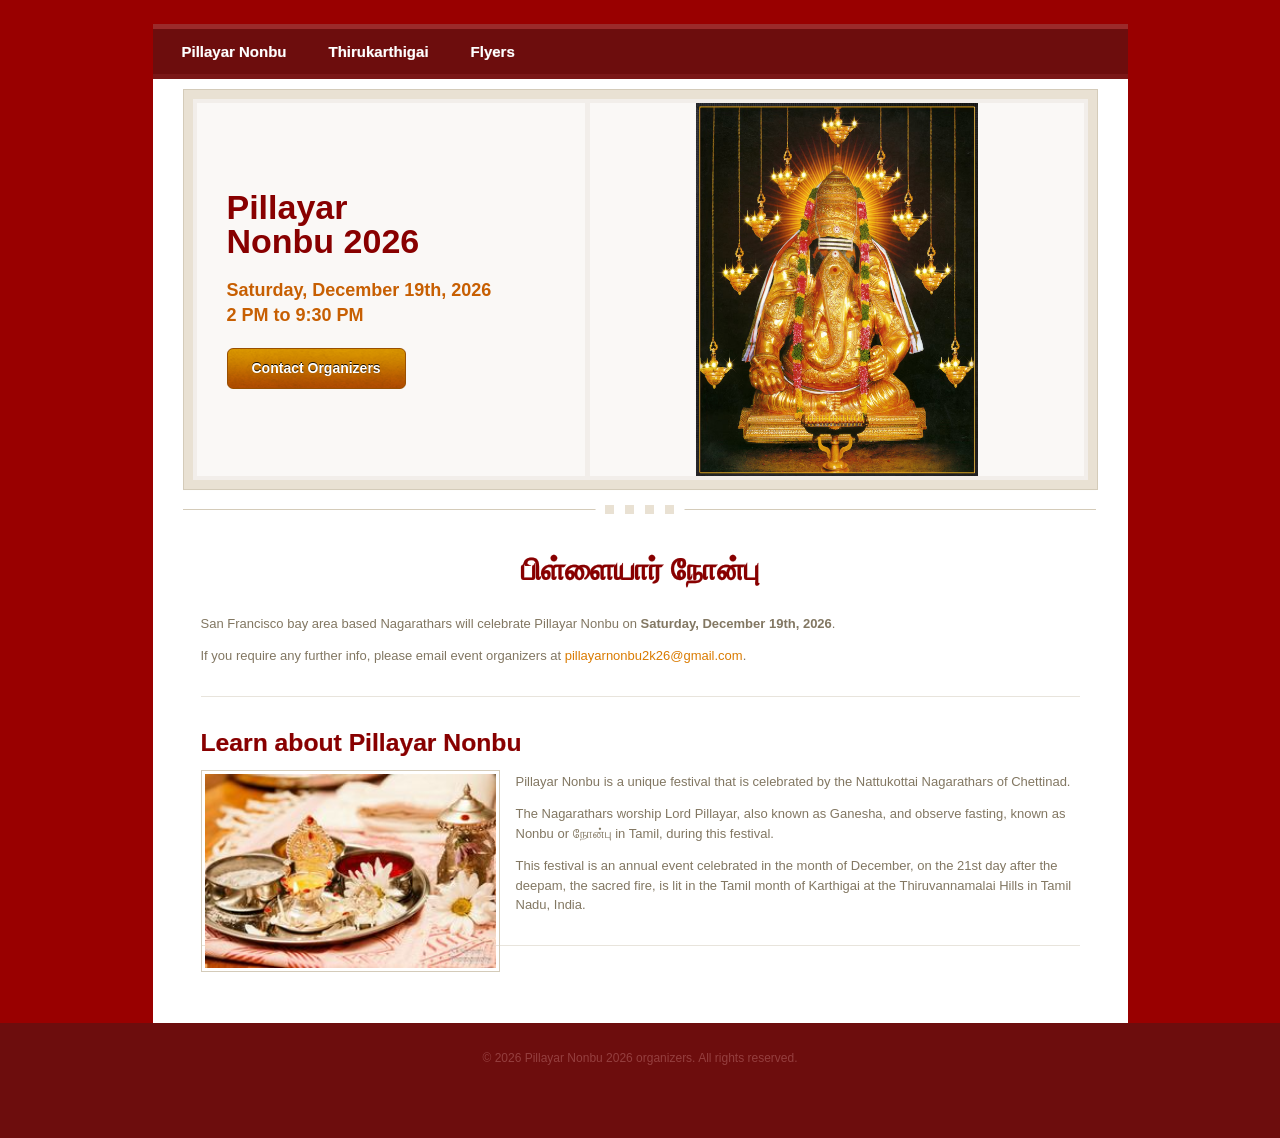
<file: index.html>
<!doctype html>
<html lang="en-us">
  <head>
	<meta name="generator" content="Hugo 0.152.2">
    <meta charset="utf-8">
    <meta name="viewport" content="width=device-width, initial-scale=1">
    <title>Pillayar Nonbu 2026</title>
    <meta name="description" content="Pillayar Nonbu 2026 event information and background for the Nagarathar community.">
    <meta name="robots" content="index,follow">
    <meta name="google-site-verification" content="LrNGr9xJeI0RZqVk1M5NE3oVTOi-sulEWozOU9PxaXI" />
    <link rel="canonical" href="https://pillayarnonbu2026.com/index.html">
    <meta property="og:type" content="website">
    <meta property="og:title" content="Pillayar Nonbu 2026">
    <meta property="og:description" content="Pillayar Nonbu 2026 event information and background for the Nagarathar community.">
    <meta property="og:image" content="https://pillayarnonbu2026.com/assets/images/ganesha-2026.png">
    <meta property="og:url" content="https://pillayarnonbu2026.com/index.html">
    <link rel="stylesheet" href="/assets/css/styles.css">
    
  </head>
  <body class="landing-page wsite-theme-light page-_index">
    <div id="wrapper">
      <div id="wrap">
        <div id="wrap-in">
          <div id="main-wrap">
            <div id="nav-wrap">
              <div id="page">
                <nav id="topnav" aria-label="Primary navigation">
                  <ul class="wsite-menu-default">
                    
                      <li>
                        <a href="/pillayar-nonbu-2026.html">Pillayar Nonbu</a>
                      </li>
                    
                      <li>
                        <a href="/thirukarthigai-thirukalyanam.html">Thirukarthigai</a>
                      </li>
                    
                      <li>
                        <a href="/flyers.html">Flyers</a>
                      </li>
                    
                  </ul>
                  <div style="clear: both;"></div>
                </nav>
              </div>
            </div>

            <div id="page">
              <div id="main-bot">
                <div id="main-inner">
                  <div id="main">
                    
  
  <div id="banner">
    <div id="banner-outer">
      <div id="banner-inner">
        <div id="bannerleft">
          <div class="wsite-header" role="img" aria-label="Traditional Pillayar Nonbu celebration setting" style="background-image: url('/assets/images/ganesha-2026.png') !important;"></div>
        </div>
        <div id="bannerright" class="landing-banner-outer">
          <div class="landing-banner-mid">
            <div class="landing-banner-inner">
              <h1 id="page-title">Pillayar<br>Nonbu 2026</h1>
              <p>Saturday, December 19th, 2026<br>2 PM to 9:30 PM</p>
              
                <a class="wsite-button wsite-button-large wsite-button-highlight" href="mailto:pillayarnonbu2k26@gmail.com">
                  <span class="wsite-button-inner">Contact Organizers</span>
                </a>
              
            </div>
          </div>
        </div>
        <div style="clear: both;"></div>
      </div>
    </div>
  </div>


  <div id="content">
    <div id="wsite-content" class="wsite-elements wsite-not-footer">
      <section class="content-section">
  <h2 class="tamil-title" lang="ta">பிள்ளையார் நோன்பு</h2>
  <p>San Francisco bay area based Nagarathars will celebrate Pillayar Nonbu on <strong>Saturday, December 19th, 2026</strong>.</p>
  <p>If you require any further info, please email event organizers at <a href="mailto:pillayarnonbu2k26@gmail.com">pillayarnonbu2k26@gmail.com</a>.</p>
</section>
<section class="content-section">
  <h2>Learn about Pillayar Nonbu</h2>
  <img class="float-image" src="assets/images/pillayar-nonbu.jpg" alt="Pillayar Nonbu observance">
  <p>Pillayar Nonbu is a unique festival that is celebrated by the Nattukottai Nagarathars of Chettinad.</p>
  <p>The Nagarathars worship Lord Pillayar, also known as Ganesha, and observe fasting, known as Nonbu or <span lang="ta">நோன்பு</span> in Tamil, during this festival.</p>
  <p>This festival is an annual event celebrated in the month of December, on the 21st day after the deepam, the sacred fire, is lit in the Tamil month of Karthigai at the Thiruvannamalai Hills in Tamil Nadu, India.</p>
</section>

    </div>
  </div>

                  </div>
                </div>
              </div>
            </div>
          </div>
        </div>
      </div>
    </div>

    <div id="footer-wrap">
      <div id="page">
        <div id="footer">
          <div class="wsite-elements wsite-footer">
            <div class="paragraph" style="text-align:center;">&copy; 2026 Pillayar Nonbu 2026 organizers. All rights reserved.</div>
          </div>
        </div>
      </div>
    </div>
  </body>
</html>
</file>
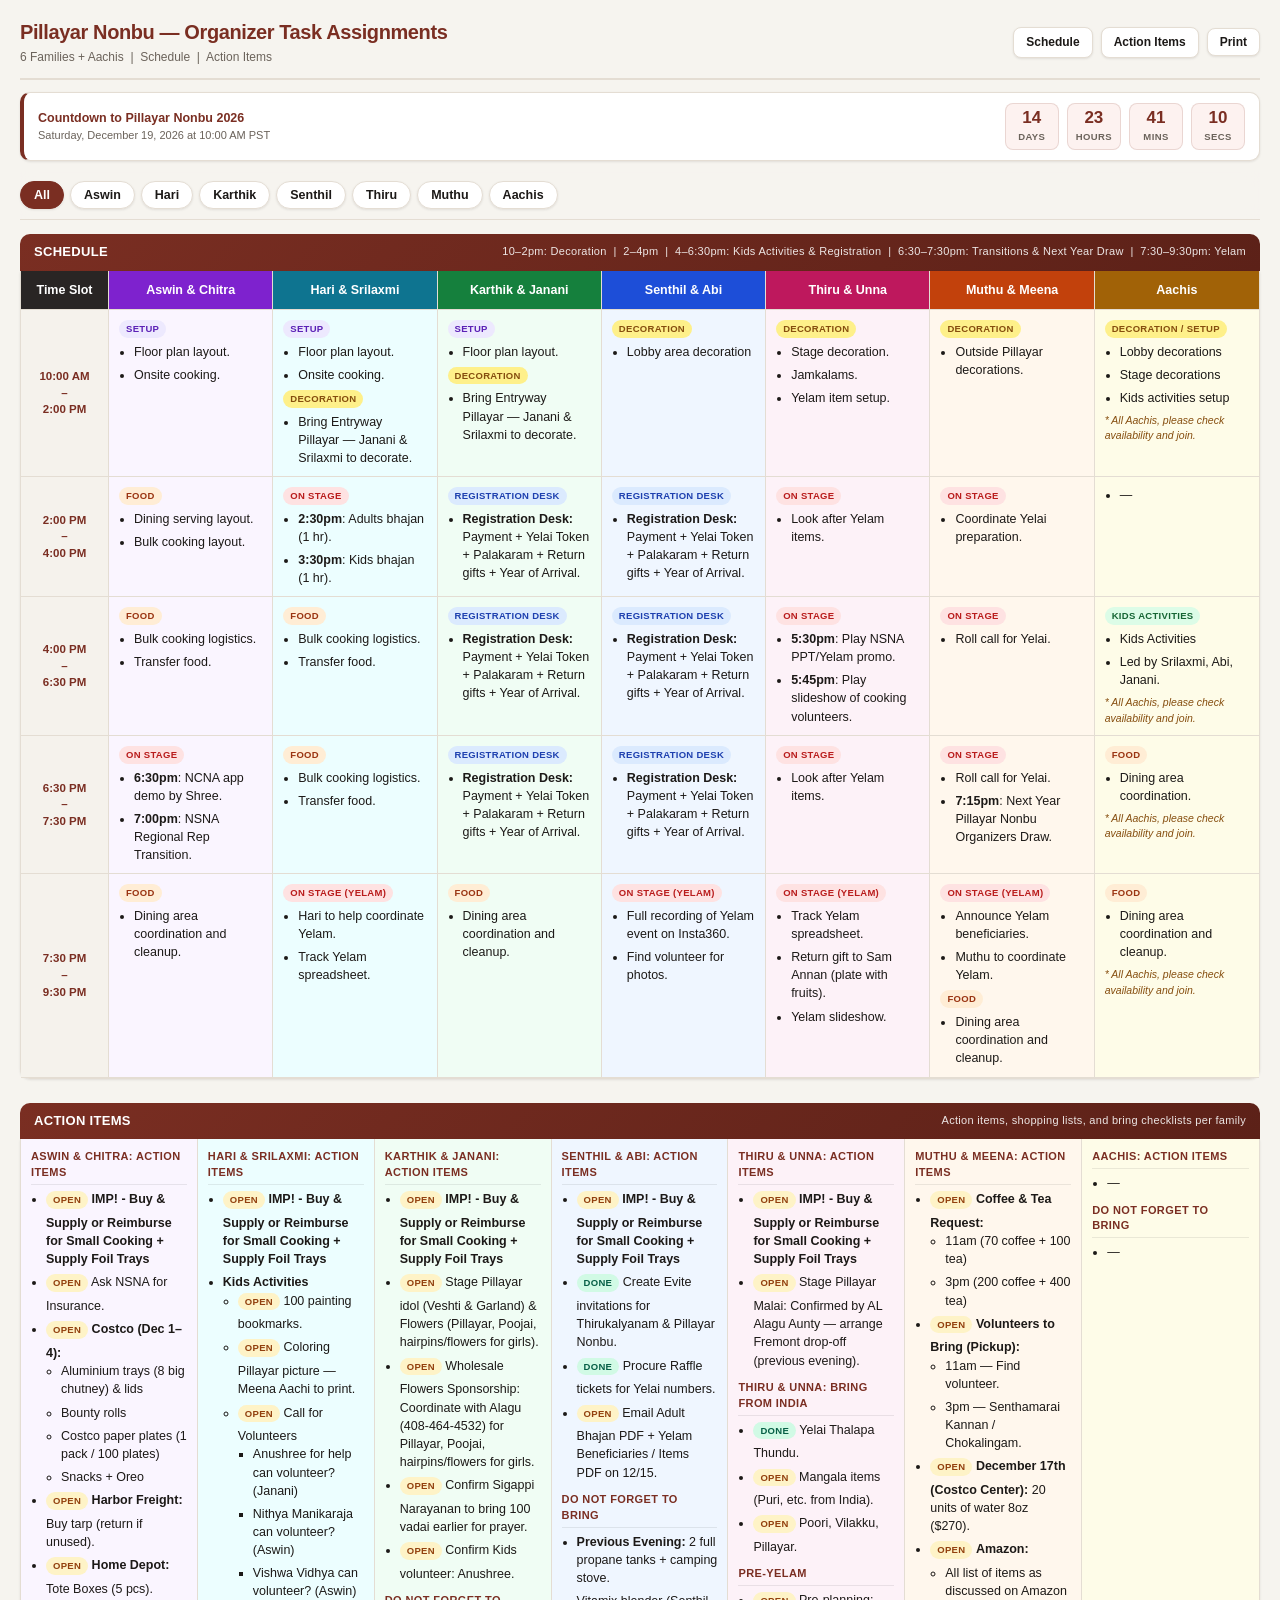
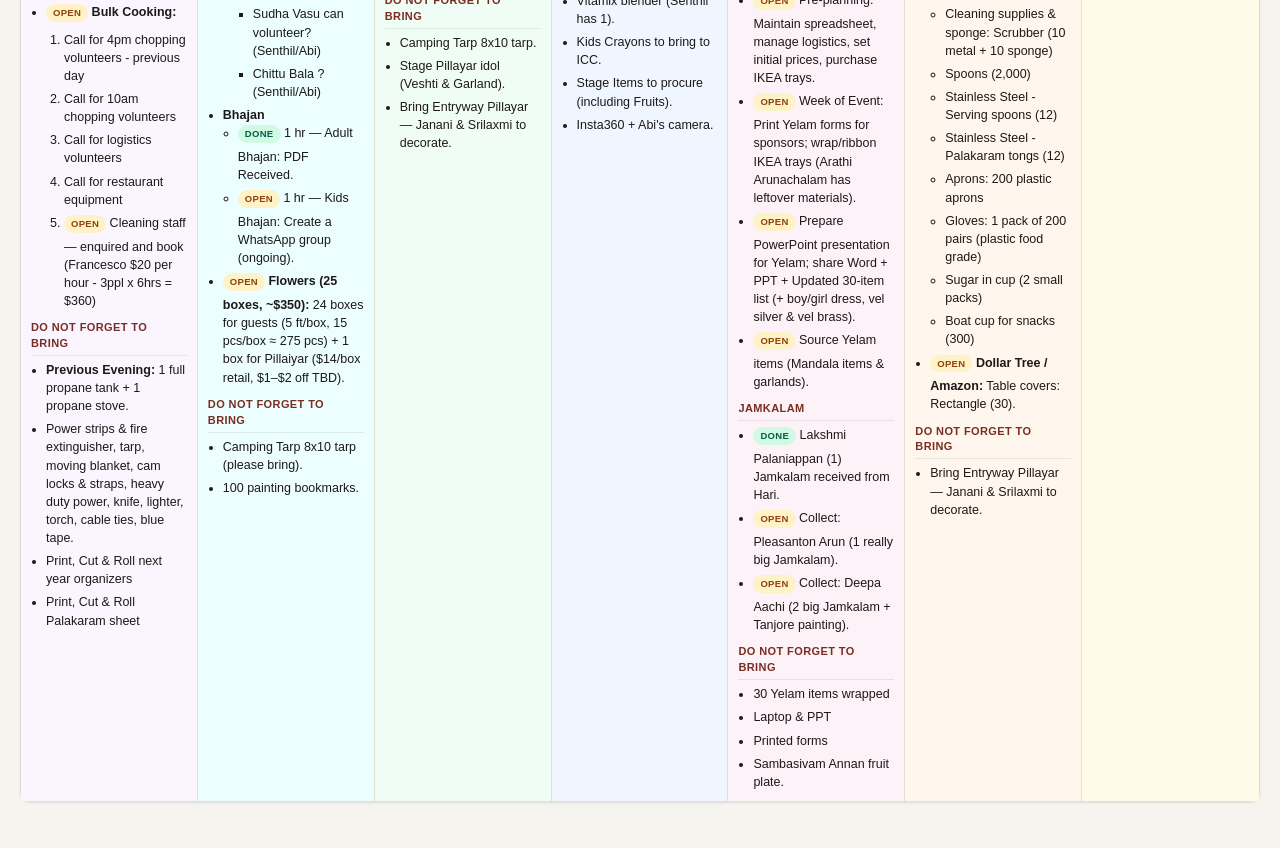
<file: eplan.html>
<!DOCTYPE html>
<html lang="en">
<head>
  <meta charset="UTF-8" />
  <meta name="viewport" content="width=device-width, initial-scale=1.0" />
  <title>Pillayar Nonbu 2026 — Organizer Task Assignments</title>
  <style>
    :root {
      --bg: #f6f4ef;
      --card: #ffffff;
      --border: #e4ddd3;
      --text: #1c1917;
      --muted: #6b635b;
      --accent: #7a2e22;
      --accent-soft: #fdf2f0;
      --gold: #b9822f;
      --shadow: 0 1px 3px rgba(28, 25, 23, 0.06), 0 1px 2px rgba(28, 25, 23, 0.04);
      --f1: #fff7ed; --f1-h: #c2410c;
      --f2: #eff6ff; --f2-h: #1d4ed8;
      --f3: #f0fdf4; --f3-h: #15803d;
      --f4: #faf5ff; --f4-h: #7e22ce;
      --f5: #fdf2f8; --f5-h: #be185d;
      --f6: #ecfeff; --f6-h: #0e7490;
      --aachi: #fefce8; --aachi-h: #a16207;
    }

    * { box-sizing: border-box; margin: 0; padding: 0; }

    html { scroll-behavior: smooth; }

    body {
      font-family: "Inter", -apple-system, BlinkMacSystemFont, "Segoe UI", Roboto, Helvetica, Arial, sans-serif;
      background: var(--bg);
      color: var(--text);
      font-size: 12.5px;
      line-height: 1.45;
      padding: 18px 20px 32px;
      -webkit-font-smoothing: antialiased;
    }

    .header {
      display: flex;
      justify-content: space-between;
      align-items: center;
      flex-wrap: wrap;
      gap: 10px;
      padding-bottom: 12px;
      margin-bottom: 12px;
      border-bottom: 2px solid var(--border);
    }
    .header h1 {
      font-size: 20px;
      font-weight: 800;
      letter-spacing: -0.02em;
      color: var(--accent);
    }
    .header .meta {
      font-size: 12px;
      color: var(--muted);
      margin-top: 2px;
    }
    .header-actions {
      display: flex;
      align-items: center;
      gap: 8px;
    }
    .jump-link, .print-btn {
      display: inline-flex;
      align-items: center;
      gap: 5px;
      font-size: 12px;
      font-weight: 600;
      padding: 6px 12px;
      border-radius: 8px;
      border: 1px solid var(--border);
      background: var(--card);
      color: var(--text);
      text-decoration: none;
      cursor: pointer;
      box-shadow: var(--shadow);
      transition: all 0.15s ease;
    }
    .jump-link:hover, .print-btn:hover {
      border-color: var(--accent);
      color: var(--accent);
    }

    .countdown-bar {
      display: flex;
      align-items: center;
      justify-content: space-between;
      flex-wrap: wrap;
      gap: 10px;
      background: var(--card);
      border: 1px solid var(--border);
      border-left: 4px solid var(--accent);
      border-radius: 10px;
      padding: 10px 14px;
      margin-bottom: 10px;
      box-shadow: var(--shadow);
    }
    .countdown-label {
      font-size: 12.5px;
      font-weight: 700;
      color: var(--accent);
    }
    .countdown-sub {
      font-size: 11px;
      font-weight: 500;
      color: var(--muted);
      margin-top: 1px;
    }
    .countdown-units {
      display: flex;
      align-items: center;
      gap: 8px;
      flex-wrap: wrap;
    }
    .cd-box {
      display: flex;
      flex-direction: column;
      align-items: center;
      min-width: 54px;
      padding: 5px 8px;
      border-radius: 8px;
      background: var(--accent-soft);
      border: 1px solid rgba(122, 46, 34, 0.14);
    }
    .cd-val {
      font-size: 17px;
      font-weight: 800;
      line-height: 1.1;
      color: var(--accent);
      font-variant-numeric: tabular-nums;
    }
    .cd-unit {
      font-size: 9.5px;
      font-weight: 700;
      text-transform: uppercase;
      letter-spacing: 0.4px;
      color: var(--muted);
      margin-top: 2px;
    }

    .mobile-filter {
      display: flex;
      align-items: center;
      gap: 6px;
      flex-wrap: wrap;
      position: sticky;
      top: 0;
      z-index: 20;
      background: rgba(246, 244, 239, 0.92);
      backdrop-filter: blur(8px);
      -webkit-backdrop-filter: blur(8px);
      padding: 10px 0;
      margin-bottom: 14px;
      border-bottom: 1px solid var(--border);
    }
    .mobile-filter button {
      border: 1px solid var(--border);
      background: var(--card);
      color: var(--text);
      font-size: 12.5px;
      font-weight: 600;
      padding: 6px 13px;
      border-radius: 999px;
      cursor: pointer;
      white-space: nowrap;
      flex-shrink: 0;
      box-shadow: var(--shadow);
      transition: all 0.15s ease;
    }
    .mobile-filter button:hover {
      border-color: var(--accent);
    }
    .mobile-filter button.active {
      background: var(--accent);
      color: #fff;
      border-color: var(--accent);
    }
    .is-hidden {
      display: none !important;
    }

    .section-banner {
      background: linear-gradient(135deg, #7a2e22 0%, #5c2118 100%);
      color: #fff;
      padding: 9px 14px;
      font-size: 13px;
      font-weight: 700;
      letter-spacing: 0.3px;
      text-transform: uppercase;
      border-radius: 10px 10px 0 0;
      display: flex;
      justify-content: space-between;
      align-items: center;
      flex-wrap: wrap;
      gap: 4px;
    }
    .section-banner span.sub {
      font-weight: 400;
      font-size: 11px;
      text-transform: none;
      opacity: 0.88;
    }

    .schedule-grid {
      display: grid;
      grid-template-columns: 88px repeat(7, minmax(0, 1fr));
      border: 1px solid var(--border);
      border-top: none;
      border-radius: 0 0 10px 10px;
      background: var(--card);
      box-shadow: var(--shadow);
      margin-bottom: 24px;
    }
    .schedule-grid.filtered-single {
      grid-template-columns: 120px minmax(280px, 680px);
      width: fit-content;
    }
    .pre-grid.filtered-single {
      grid-template-columns: minmax(280px, 800px);
      width: fit-content;
    }

    .cell {
      border-right: 1px solid var(--border);
      border-bottom: 1px solid var(--border);
      padding: 9px 10px;
      vertical-align: top;
    }
    .cell:nth-child(8n) { border-right: none; }

    .col-header {
      font-weight: 700;
      font-size: 12.5px;
      color: #fff;
      padding: 10px 8px;
      text-align: center;
    }
    .col-header small {
      display: block;
      font-weight: 400;
      font-size: 10.5px;
      opacity: 0.92;
      margin-top: 2px;
    }
    .h-time { background: #292524; }
    .h-f1 { background: var(--f1-h); }
    .h-f2 { background: var(--f2-h); }
    .h-f3 { background: var(--f3-h); }
    .h-f4 { background: var(--f4-h); }
    .h-f5 { background: var(--f5-h); }
    .h-f6 { background: var(--f6-h); }
    .h-aachi { background: var(--aachi-h); }

    .time-cell {
      background: #f5f2ec;
      font-weight: 700;
      color: var(--accent);
      font-size: 11.5px;
      display: flex;
      flex-direction: column;
      justify-content: center;
      text-align: center;
    }
    .time-cell .tag {
      margin-top: 5px;
      font-size: 9.5px;
      font-weight: 600;
      color: #44403c;
      background: #e7e0d6;
      padding: 2px 6px;
      border-radius: 999px;
      display: inline-block;
    }

    .bg-f1 { background: var(--f1); }
    .bg-f2 { background: var(--f2); }
    .bg-f3 { background: var(--f3); }
    .bg-f4 { background: var(--f4); }
    .bg-f5 { background: var(--f5); }
    .bg-f6 { background: var(--f6); }
    .bg-aachi { background: var(--aachi); }

    ul {
      padding-left: 15px;
      margin: 0;
    }
    li {
      margin-bottom: 5px;
    }
    li:last-child { margin-bottom: 0; }

    .badge {
      display: inline-block;
      font-size: 9.5px;
      font-weight: 700;
      padding: 2px 7px;
      border-radius: 999px;
      text-transform: uppercase;
      letter-spacing: 0.3px;
      margin-bottom: 5px;
    }
    .b-decor { background: #fef08a; color: #854d0e; }
    .b-bhajan { background: #cffafe; color: #155e75; }
    .b-reg { background: #dbeafe; color: #1e40af; }
    .b-kids { background: #dcfce7; color: #166534; }
    .b-trans { background: #ede9fe; color: #5b21b6; }
    .b-yelam { background: #fce7f3; color: #9d174d; }
    .b-food { background: #ffedd5; color: #9a3412; }
    .b-stage { background: #fee2e2; color: #b91c1c; }
    .b-done { background: #d1fae5; color: #065f46; }
    .b-open { background: #fef3c7; color: #92400e; }

    .bottom-section {
      page-break-before: always;
    }

    .pre-grid {
      display: grid;
      grid-template-columns: repeat(7, minmax(0, 1fr));
      border: 1px solid var(--border);
      border-top: none;
      border-radius: 0 0 10px 10px;
      background: var(--card);
      box-shadow: var(--shadow);
      margin-bottom: 14px;
    }

    .pre-col {
      border-right: 1px solid var(--border);
      padding: 10px;
    }
    .pre-col:last-child { border-right: none; }

    .pre-col h3 {
      font-size: 11px;
      text-transform: uppercase;
      letter-spacing: 0.4px;
      margin: 10px 0 5px;
      padding-bottom: 3px;
      border-bottom: 1px solid rgba(0, 0, 0, 0.08);
      color: var(--accent);
    }
    .pre-col h3:first-child { margin-top: 0; }

    .mobile-fam-title { display: none; }

    /* ==================== MOBILE RESPONSIVE ==================== */
    @media (max-width: 900px) {
      body {
        padding: 12px 12px 28px;
        font-size: 14.5px;
        line-height: 1.5;
      }
      .header {
        padding-bottom: 10px;
        margin-bottom: 6px;
      }
      .header h1 { font-size: 18px; }
      .header .meta { font-size: 12px; }
      .print-btn { display: none; }

      .mobile-filter {
        flex-wrap: nowrap;
        overflow-x: auto;
        -webkit-overflow-scrolling: touch;
        scrollbar-width: none;
        gap: 7px;
        padding: 9px 2px;
        margin-bottom: 10px;
      }
      .mobile-filter::-webkit-scrollbar { display: none; }
      .mobile-filter button {
        font-size: 13px;
        padding: 7px 14px;
      }

      .section-banner {
        font-size: 12px;
        padding: 10px 12px;
        border-radius: 10px;
        margin-bottom: 8px;
      }

      .schedule-grid, .schedule-grid.filtered-single {
        display: block;
        width: 100%;
        border: none;
        border-radius: 0;
        background: transparent;
        box-shadow: none;
      }
      .col-header { display: none; }

      .cell {
        border: 1px solid var(--border);
        border-radius: 10px;
        margin-bottom: 8px;
        padding: 12px 14px;
        box-shadow: var(--shadow);
      }
      .cell:nth-child(8n) { border-right: 1px solid var(--border); }

      .bg-f1 { border-left: 4px solid var(--f1-h); background: #fff; }
      .bg-f2 { border-left: 4px solid var(--f2-h); background: #fff; }
      .bg-f3 { border-left: 4px solid var(--f3-h); background: #fff; }
      .bg-f4 { border-left: 4px solid var(--f4-h); background: #fff; }
      .bg-f5 { border-left: 4px solid var(--f5-h); background: #fff; }
      .bg-f6 { border-left: 4px solid var(--f6-h); background: #fff; }
      .bg-aachi { border-left: 4px solid var(--aachi-h); background: #fff; }

      .time-cell {
        background: #292524;
        color: #fff;
        text-align: left;
        flex-direction: row;
        justify-content: space-between;
        align-items: center;
        margin-top: 14px;
        margin-bottom: 8px;
        padding: 9px 14px;
        font-size: 13.5px;
        border: none;
        border-radius: 8px;
      }
      .time-cell br { display: none; }
      .time-cell .tag {
        margin-top: 0;
        background: rgba(255,255,255,0.18);
        color: #fff;
        font-size: 11px;
        padding: 3px 9px;
      }

      .mobile-fam-title {
        display: block;
        font-weight: 700;
        font-size: 13px;
        margin-bottom: 6px;
        padding-bottom: 4px;
        border-bottom: 1px solid var(--border);
      }
      .bg-f1 .mobile-fam-title { color: var(--f1-h); }
      .bg-f2 .mobile-fam-title { color: var(--f2-h); }
      .bg-f3 .mobile-fam-title { color: var(--f3-h); }
      .bg-f4 .mobile-fam-title { color: var(--f4-h); }
      .bg-f5 .mobile-fam-title { color: var(--f5-h); }
      .bg-f6 .mobile-fam-title { color: var(--f6-h); }
      .bg-aachi .mobile-fam-title { color: var(--aachi-h); }

      .cell[data-empty="true"] {
        display: none;
      }

      .pre-grid, .pre-grid.filtered-single {
        display: block;
        width: 100%;
        border: none;
        border-radius: 0;
        background: transparent;
        box-shadow: none;
      }
      .pre-col {
        border: 1px solid var(--border);
        border-radius: 10px;
        margin-bottom: 12px;
        padding: 12px 14px;
        box-shadow: var(--shadow);
      }
      .pre-col:last-child { border-right: 1px solid var(--border); }
      .pre-col h3 { font-size: 13px; }
    }

    @media print {
      body { padding: 0; background: #fff; font-size: 9.5px; }
      @page { size: landscape; margin: 0.3in; }
      .col-header { position: static; }
      .mobile-filter, .mobile-fam-title, .header-actions, .countdown-bar { display: none !important; }
      .schedule-grid, .pre-grid { box-shadow: none; border-radius: 0; }
      .bottom-section { page-break-before: always; }
    }
  </style>
</head>
<body>

  <div class="header">
    <div>
      <h1>Pillayar Nonbu — Organizer Task Assignments</h1>
      <div class="meta">6 Families + Aachis &nbsp;|&nbsp; Schedule &nbsp;|&nbsp; Action Items</div>
    </div>
    <div class="header-actions">
      <a class="jump-link" href="#schedule">Schedule</a>
      <a class="jump-link" href="#action-items">Action Items</a>
      <button type="button" class="print-btn" onclick="window.print()">Print</button>
    </div>
  </div>

  <!-- Countdown Banner -->
  <div class="countdown-bar" aria-live="polite">
    <div>
      <div class="countdown-label">Countdown to Pillayar Nonbu 2026</div>
      <div class="countdown-sub">Saturday, December 19, 2026 at 10:00 AM PST</div>
    </div>
    <div class="countdown-units" id="countdown-units">
      <div class="cd-box"><span class="cd-val" id="cd-days">--</span><span class="cd-unit">Days</span></div>
      <div class="cd-box"><span class="cd-val" id="cd-hours">--</span><span class="cd-unit">Hours</span></div>
      <div class="cd-box"><span class="cd-val" id="cd-mins">--</span><span class="cd-unit">Mins</span></div>
      <div class="cd-box"><span class="cd-val" id="cd-secs">--</span><span class="cd-unit">Secs</span></div>
    </div>
  </div>

  <!-- Family Filter Bar -->
  <div class="mobile-filter" aria-label="Filter by family">
    <button type="button" class="active" data-filter="all">All</button>
    <button type="button" data-filter="aswin">Aswin</button>
    <button type="button" data-filter="hari">Hari</button>
    <button type="button" data-filter="karthik">Karthik</button>
    <button type="button" data-filter="senthil">Senthil</button>
    <button type="button" data-filter="thiru">Thiru</button>
    <button type="button" data-filter="muthu">Muthu</button>
    <button type="button" data-filter="aachis">Aachis</button>
  </div>

  <!-- ==================== TOP PORTION ==================== -->
  <div id="schedule" class="section-banner">
    <span>Schedule</span>
    <span class="sub">10–2pm: Decoration &nbsp;|&nbsp; 2–4pm &nbsp;|&nbsp; 4–6:30pm: Kids Activities &amp; Registration &nbsp;|&nbsp; 6:30–7:30pm: Transitions &amp; Next Year Draw &nbsp;|&nbsp; 7:30–9:30pm: Yelam</span>
  </div>

  <div class="schedule-grid">
    <div class="cell col-header h-time">Time Slot</div>
    <div class="cell col-header h-f4" data-family="aswin">Aswin &amp; Chitra</div>
    <div class="cell col-header h-f6" data-family="hari">Hari &amp; Srilaxmi</div>
    <div class="cell col-header h-f3" data-family="karthik">Karthik &amp; Janani</div>
    <div class="cell col-header h-f2" data-family="senthil">Senthil &amp; Abi</div>
    <div class="cell col-header h-f5" data-family="thiru">Thiru &amp; Unna</div>
    <div class="cell col-header h-f1" data-family="muthu">Muthu &amp; Meena</div>
    <div class="cell col-header h-aachi" data-family="aachis">Aachis</div>
    <div class="cell time-cell">
      10:00 AM<br>–<br>2:00 PM
    </div>
    <div class="cell bg-f4" data-family="aswin">
      <div class="mobile-fam-title">Aswin &amp; Chitra</div>
      <span class="badge b-trans">Setup</span>
      <ul>
        <li>Floor plan layout.</li>
        <li>Onsite cooking.</li>
      </ul>
    </div>
    <div class="cell bg-f6" data-family="hari">
      <div class="mobile-fam-title">Hari &amp; Srilaxmi</div>
      <span class="badge b-trans">Setup</span>
      <ul>
        <li>Floor plan layout.</li>
        <li>Onsite cooking.</li>
      </ul>
      <span class="badge b-decor" style="margin-top:6px;">Decoration</span>
      <ul>
        <li>Bring Entryway Pillayar — Janani &amp; Srilaxmi to decorate.</li>
      </ul>
    </div>
    <div class="cell bg-f3" data-family="karthik">
      <div class="mobile-fam-title">Karthik &amp; Janani</div>
      <span class="badge b-trans">Setup</span>
      <ul>
        <li>Floor plan layout.</li>
      </ul>
      <span class="badge b-decor" style="margin-top:6px;">Decoration</span>
      <ul>
        <li>Bring Entryway Pillayar — Janani &amp; Srilaxmi to decorate.</li>
      </ul>
    </div>
    <div class="cell bg-f2" data-family="senthil">
      <div class="mobile-fam-title">Senthil &amp; Abi</div>
      <span class="badge b-decor">Decoration</span>
      <ul>
        <li>Lobby area decoration</li>
      </ul>
    </div>
    <div class="cell bg-f5" data-family="thiru">
      <div class="mobile-fam-title">Thiru &amp; Unna</div>
      <span class="badge b-decor">Decoration</span>
      <ul>
        <li>Stage decoration.</li>
        <li>Jamkalams.</li>
        <li>Yelam item setup.</li>
      </ul>
    </div>
    <div class="cell bg-f1" data-family="muthu">
      <div class="mobile-fam-title">Muthu &amp; Meena</div>
      <span class="badge b-decor">Decoration</span>
      <ul>
        <li>Outside Pillayar decorations.</li>
      </ul>
    </div>
    <div class="cell bg-aachi" data-family="aachis">
      <div class="mobile-fam-title">Aachis</div>
      <span class="badge b-decor">Decoration / Setup</span>
      <ul>
        <li>Lobby decorations</li>
        <li>Stage decorations</li>
        <li>Kids activities setup</li>
      </ul>
      <div style="font-size:10.5px;margin-top:6px;color:#854d0e;font-style:italic;">* All Aachis, please check availability and join.</div>
    </div>
    <div class="cell time-cell">
      2:00 PM<br>–<br>4:00 PM
    </div>
    <div class="cell bg-f4" data-family="aswin">
      <div class="mobile-fam-title">Aswin &amp; Chitra</div>
      <span class="badge b-food">Food</span>
      <ul>
        <li>Dining serving layout.</li>
        <li>Bulk cooking layout.</li>
      </ul>
    </div>
    <div class="cell bg-f6" data-family="hari">
      <div class="mobile-fam-title">Hari &amp; Srilaxmi</div>
      <span class="badge b-stage">ON STAGE</span>
      <ul>
        <li><strong>2:30pm</strong>: Adults bhajan (1 hr).</li>
        <li><strong>3:30pm</strong>: Kids bhajan (1 hr).</li>
      </ul>
    </div>
    <div class="cell bg-f3" data-family="karthik">
      <div class="mobile-fam-title">Karthik &amp; Janani</div>
      <span class="badge b-reg">Registration Desk</span>
      <ul>
        <li><strong>Registration Desk:</strong> Payment + Yelai Token + Palakaram + Return gifts + Year of Arrival.</li>
      </ul>
    </div>
    <div class="cell bg-f2" data-family="senthil">
      <div class="mobile-fam-title">Senthil &amp; Abi</div>
      <span class="badge b-reg">Registration Desk</span>
      <ul>
        <li><strong>Registration Desk:</strong> Payment + Yelai Token + Palakaram + Return gifts + Year of Arrival.</li>
      </ul>
    </div>
    <div class="cell bg-f5" data-family="thiru">
      <div class="mobile-fam-title">Thiru &amp; Unna</div>
      <span class="badge b-stage">ON STAGE</span>
      <ul>
        <li>Look after Yelam items.</li>
      </ul>
    </div>
    <div class="cell bg-f1" data-family="muthu">
      <div class="mobile-fam-title">Muthu &amp; Meena</div>
      <span class="badge b-stage">ON STAGE</span>
      <ul>
        <li>Coordinate Yelai preparation.</li>
      </ul>
    </div>
    <div class="cell bg-aachi" data-family="aachis" data-empty="true">
      <div class="mobile-fam-title">Aachis</div>
      <ul><li>—</li></ul>
    </div>
    <div class="cell time-cell">
      4:00 PM<br>–<br>6:30 PM
    </div>
    <div class="cell bg-f4" data-family="aswin">
      <div class="mobile-fam-title">Aswin &amp; Chitra</div>
      <span class="badge b-food">Food</span>
      <ul>
        <li>Bulk cooking logistics.</li>
        <li>Transfer food.</li>
      </ul>
    </div>
    <div class="cell bg-f6" data-family="hari">
      <div class="mobile-fam-title">Hari &amp; Srilaxmi</div>
      <span class="badge b-food">Food</span>
      <ul>
        <li>Bulk cooking logistics.</li>
        <li>Transfer food.</li>
      </ul>
    </div>
    <div class="cell bg-f3" data-family="karthik">
      <div class="mobile-fam-title">Karthik &amp; Janani</div>
      <span class="badge b-reg">Registration Desk</span>
      <ul>
        <li><strong>Registration Desk:</strong> Payment + Yelai Token + Palakaram + Return gifts + Year of Arrival.</li>
      </ul>
    </div>
    <div class="cell bg-f2" data-family="senthil">
      <div class="mobile-fam-title">Senthil &amp; Abi</div>
      <span class="badge b-reg">Registration Desk</span>
      <ul>
        <li><strong>Registration Desk:</strong> Payment + Yelai Token + Palakaram + Return gifts + Year of Arrival.</li>
      </ul>
    </div>
    <div class="cell bg-f5" data-family="thiru">
      <div class="mobile-fam-title">Thiru &amp; Unna</div>
      <span class="badge b-stage">On Stage</span>
      <ul>
        <li><strong>5:30pm</strong>: Play NSNA PPT/Yelam promo.</li>
        <li><strong>5:45pm</strong>: Play slideshow of cooking volunteers.</li>
      </ul>
    </div>
    <div class="cell bg-f1" data-family="muthu">
      <div class="mobile-fam-title">Muthu &amp; Meena</div>
      <span class="badge b-stage">On Stage</span>
      <ul>
        <li>Roll call for Yelai.</li>
      </ul>
    </div>
    <div class="cell bg-aachi" data-family="aachis">
      <div class="mobile-fam-title">Aachis</div>
      <span class="badge b-kids">Kids Activities</span>
      <ul>
        <li>Kids Activities</li>
        <li>Led by Srilaxmi, Abi, Janani.</li>
      </ul>
      <div style="font-size:10.5px;margin-top:6px;color:#854d0e;font-style:italic;">* All Aachis, please check availability and join.</div>
    </div>
    <div class="cell time-cell">
      6:30 PM<br>–<br>7:30 PM
    </div>
    <div class="cell bg-f4" data-family="aswin">
      <div class="mobile-fam-title">Aswin &amp; Chitra</div>
      <span class="badge b-stage">On Stage</span>
      <ul>
        <li><strong>6:30pm</strong>: NCNA app demo by Shree.</li>
        <li><strong>7:00pm</strong>: NSNA Regional Rep Transition.</li>
      </ul>
    </div>
    <div class="cell bg-f6" data-family="hari">
      <div class="mobile-fam-title">Hari &amp; Srilaxmi</div>
      <span class="badge b-food">Food</span>
      <ul>
        <li>Bulk cooking logistics.</li>
        <li>Transfer food.</li>
      </ul>
    </div>
    <div class="cell bg-f3" data-family="karthik">
      <div class="mobile-fam-title">Karthik &amp; Janani</div>
      <span class="badge b-reg">Registration Desk</span>
      <ul>
        <li><strong>Registration Desk:</strong> Payment + Yelai Token + Palakaram + Return gifts + Year of Arrival.</li>
      </ul>
    </div>
    <div class="cell bg-f2" data-family="senthil">
      <div class="mobile-fam-title">Senthil &amp; Abi</div>
      <span class="badge b-reg">Registration Desk</span>
      <ul>
        <li><strong>Registration Desk:</strong> Payment + Yelai Token + Palakaram + Return gifts + Year of Arrival.</li>
      </ul>
    </div>
    <div class="cell bg-f5" data-family="thiru">
      <div class="mobile-fam-title">Thiru &amp; Unna</div>
      <span class="badge b-stage">ON STAGE</span>
      <ul>
        <li>Look after Yelam items.</li>
      </ul>
    </div>
    <div class="cell bg-f1" data-family="muthu">
      <div class="mobile-fam-title">Muthu &amp; Meena</div>
      <span class="badge b-stage">On Stage</span>
      <ul>
        <li>Roll call for Yelai.</li>
        <li><strong>7:15pm</strong>: Next Year Pillayar Nonbu Organizers Draw.</li>
      </ul>
    </div>
    <div class="cell bg-aachi" data-family="aachis">
      <div class="mobile-fam-title">Aachis</div>
      <span class="badge b-food">Food</span>
      <ul>
        <li>Dining area coordination.</li>
      </ul>
      <div style="font-size:10.5px;margin-top:6px;color:#854d0e;font-style:italic;">* All Aachis, please check availability and join.</div>
    </div>
    <div class="cell time-cell">
      7:30 PM<br>–<br>9:30 PM
    </div>
    <div class="cell bg-f4" data-family="aswin">
      <div class="mobile-fam-title">Aswin &amp; Chitra</div>
      <span class="badge b-food">Food</span>
      <ul>
        <li>Dining area coordination and cleanup.</li>
      </ul>
    </div>
    <div class="cell bg-f6" data-family="hari">
      <div class="mobile-fam-title">Hari &amp; Srilaxmi</div>
      <span class="badge b-stage">On Stage (Yelam)</span>
      <ul>
        <li>Hari to help coordinate Yelam.</li>
        <li>Track Yelam spreadsheet.</li>
      </ul>
    </div>
    <div class="cell bg-f3" data-family="karthik">
      <div class="mobile-fam-title">Karthik &amp; Janani</div>
      <span class="badge b-food">Food</span>
      <ul>
        <li>Dining area coordination and cleanup.</li>
      </ul>
    </div>
    <div class="cell bg-f2" data-family="senthil">
      <div class="mobile-fam-title">Senthil &amp; Abi</div>
      <span class="badge b-stage">On Stage (Yelam)</span>
      <ul>
        <li>Full recording of Yelam event on Insta360.</li>
        <li>Find volunteer for photos.</li>
      </ul>
    </div>
    <div class="cell bg-f5" data-family="thiru">
      <div class="mobile-fam-title">Thiru &amp; Unna</div>
      <span class="badge b-stage">On Stage (Yelam)</span>
      <ul>
        <li>Track Yelam spreadsheet.</li>
        <li>Return gift to Sam Annan (plate with fruits).</li>
        <li>Yelam slideshow.</li>
      </ul>
    </div>
    <div class="cell bg-f1" data-family="muthu">
      <div class="mobile-fam-title">Muthu &amp; Meena</div>
      <span class="badge b-stage">On Stage (Yelam)</span>
      <ul>
        <li>Announce Yelam beneficiaries.</li>
        <li>Muthu to coordinate Yelam.</li>
      </ul>
      <span class="badge b-food" style="margin-top:6px;">Food</span>
      <ul>
        <li>Dining area coordination and cleanup.</li>
      </ul>
    </div>
    <div class="cell bg-aachi" data-family="aachis">
      <div class="mobile-fam-title">Aachis</div>
      <span class="badge b-food">Food</span>
      <ul>
        <li>Dining area coordination and cleanup.</li>
      </ul>
      <div style="font-size:10.5px;margin-top:6px;color:#854d0e;font-style:italic;">* All Aachis, please check availability and join.</div>
    </div>
  </div>

  <!-- ==================== BOTTOM PORTION ==================== -->
  <div id="action-items" class="bottom-section">
    <div class="section-banner">
      <span>Action Items</span>
      <span class="sub">Action items, shopping lists, and bring checklists per family</span>
    </div>

    <div class="pre-grid">
      <div class="pre-col bg-f4" data-family="aswin">
        <h3>Aswin &amp; Chitra: Action Items</h3>
        <ul>
          <li><span class="badge b-open">Open</span> <strong>IMP! - Buy &amp; Supply or Reimburse for Small Cooking + Supply Foil Trays</strong></li>
          <li><span class="badge b-open">Open</span> Ask NSNA for Insurance.</li>
          <li><span class="badge b-open">Open</span> <strong>Costco (Dec 1–4):</strong>
            <ul>
              <li>Aluminium trays (8 big chutney) &amp; lids</li>
              <li>Bounty rolls</li>
              <li>Costco paper plates (1 pack / 100 plates)</li>
              <li>Snacks + Oreo</li>
            </ul>
          </li>
          <li><span class="badge b-open">Open</span> <strong>Harbor Freight:</strong> Buy tarp (return if unused).</li>
          <li><span class="badge b-open">Open</span> <strong>Home Depot:</strong> Tote Boxes (5 pcs).</li>
          <li><span class="badge b-open">Open</span> <strong>Bulk Cooking:</strong>
            <ol style="padding-left:18px;margin-top:4px;">
              <li>Call for 4pm chopping volunteers - previous day</li>
              <li>Call for 10am chopping volunteers</li>
              <li>Call for logistics volunteers</li>
              <li>Call for restaurant equipment</li>
              <li><span class="badge b-open">Open</span> Cleaning staff — enquired and book (Francesco $20 per hour - 3ppl x 6hrs = $360)</li>
            </ol>
          </li>
        </ul>
        <h3>Do Not Forget to Bring</h3>
        <ul>
          <li><strong>Previous Evening:</strong> 1 full propane tank + 1 propane stove.</li>
          <li>Power strips &amp; fire extinguisher, tarp, moving blanket, cam locks &amp; straps, heavy duty power, knife, lighter, torch, cable ties, blue tape.</li>
          <li>Print, Cut &amp; Roll next year organizers</li>
          <li>Print, Cut &amp; Roll Palakaram sheet</li>
        </ul>
      </div>
      <div class="pre-col bg-f6" data-family="hari">
        <h3>Hari &amp; Srilaxmi: Action Items</h3>
        <ul>
          <li><span class="badge b-open">Open</span> <strong>IMP! - Buy &amp; Supply or Reimburse for Small Cooking + Supply Foil Trays</strong></li>
          <li><strong>Kids Activities</strong>
            <ul>
              <li><span class="badge b-open">Open</span> 100 painting bookmarks.</li>
              <li><span class="badge b-open">Open</span> Coloring Pillayar picture — Meena Aachi to print.</li>
              <li><span class="badge b-open">Open</span> Call for Volunteers
                <ul>
                  <li>Anushree for help can volunteer? (Janani)</li>
                  <li>Nithya Manikaraja can volunteer? (Aswin)</li>
                  <li>Vishwa Vidhya can volunteer? (Aswin)</li>
                  <li>Sudha Vasu can volunteer? (Senthil/Abi)</li>
                  <li>Chittu Bala ? (Senthil/Abi)</li>
                </ul>
              </li>
            </ul>
          </li>
          <li><strong>Bhajan</strong>
            <ul>
              <li><span class="badge b-done">Done</span> 1 hr — Adult Bhajan: PDF Received.</li>
              <li><span class="badge b-open">Open</span> 1 hr — Kids Bhajan: Create a WhatsApp group (ongoing).</li>
            </ul>
          </li>
          <li><span class="badge b-open">Open</span> <strong>Flowers (25 boxes, ~$350):</strong> 24 boxes for guests (5 ft/box, 15 pcs/box ≈ 275 pcs) + 1 box for Pillaiyar ($14/box retail, $1–$2 off TBD).</li>
        </ul>
        <h3>Do Not Forget to Bring</h3>
        <ul>
          <li>Camping Tarp 8x10 tarp (please bring).</li>
          <li>100 painting bookmarks.</li>
        </ul>
      </div>
      <div class="pre-col bg-f3" data-family="karthik">
        <h3>Karthik &amp; Janani: Action Items</h3>
        <ul>
          <li><span class="badge b-open">Open</span> <strong>IMP! - Buy &amp; Supply or Reimburse for Small Cooking + Supply Foil Trays</strong></li>
          <li><span class="badge b-open">Open</span> Stage Pillayar idol (Veshti &amp; Garland) &amp; Flowers (Pillayar, Poojai, hairpins/flowers for girls).</li>
          <li><span class="badge b-open">Open</span> Wholesale Flowers Sponsorship: Coordinate with Alagu (408-464-4532) for Pillayar, Poojai, hairpins/flowers for girls.</li>
          <li><span class="badge b-open">Open</span> Confirm Sigappi Narayanan to bring 100 vadai earlier for prayer.</li>
          <li><span class="badge b-open">Open</span> Confirm Kids volunteer: Anushree.</li>
        </ul>
        <h3>Do Not Forget to Bring</h3>
        <ul>
          <li>Camping Tarp 8x10 tarp.</li>
          <li>Stage Pillayar idol (Veshti &amp; Garland).</li>
          <li>Bring Entryway Pillayar — Janani &amp; Srilaxmi to decorate.</li>
        </ul>
      </div>
      <div class="pre-col bg-f2" data-family="senthil">
        <h3>Senthil &amp; Abi: Action Items</h3>
        <ul>
          <li><span class="badge b-open">Open</span> <strong>IMP! - Buy &amp; Supply or Reimburse for Small Cooking + Supply Foil Trays</strong></li>
          <li><span class="badge b-done">Done</span> Create Evite invitations for Thirukalyanam &amp; Pillayar Nonbu.</li>
          <li><span class="badge b-done">Done</span> Procure Raffle tickets for Yelai numbers.</li>
          <li><span class="badge b-open">Open</span> Email Adult Bhajan PDF + Yelam Beneficiaries / Items PDF on 12/15.</li>
        </ul>
        <h3>Do Not Forget to Bring</h3>
        <ul>
          <li><strong>Previous Evening:</strong> 2 full propane tanks + camping stove.</li>
          <li>Vitamix blender (Senthil has 1).</li>
          <li>Kids Crayons to bring to ICC.</li>
          <li>Stage Items to procure (including Fruits).</li>
          <li>Insta360 + Abi&#x27;s camera.</li>
        </ul>
      </div>
      <div class="pre-col bg-f5" data-family="thiru">
        <h3>Thiru &amp; Unna: Action Items</h3>
        <ul>
          <li><span class="badge b-open">Open</span> <strong>IMP! - Buy &amp; Supply or Reimburse for Small Cooking + Supply Foil Trays</strong></li>
          <li><span class="badge b-open">Open</span> Stage Pillayar Malai: Confirmed by AL Alagu Aunty — arrange Fremont drop-off (previous evening).</li>
        </ul>
        <h3>Thiru &amp; Unna: Bring from India</h3>
        <ul>
          <li><span class="badge b-done">Done</span> Yelai Thalapa Thundu.</li>
          <li><span class="badge b-open">Open</span> Mangala items (Puri, etc. from India).</li>
          <li><span class="badge b-open">Open</span> Poori, Vilakku, Pillayar.</li>
        </ul>
        <h3>Pre-Yelam</h3>
        <ul>
          <li><span class="badge b-open">Open</span> Pre-planning: Maintain spreadsheet, manage logistics, set initial prices, purchase IKEA trays.</li>
          <li><span class="badge b-open">Open</span> Week of Event: Print Yelam forms for sponsors; wrap/ribbon IKEA trays (Arathi Arunachalam has leftover materials).</li>
          <li><span class="badge b-open">Open</span> Prepare PowerPoint presentation for Yelam; share Word + PPT + Updated 30-item list (+ boy/girl dress, vel silver &amp; vel brass).</li>
          <li><span class="badge b-open">Open</span> Source Yelam items (Mandala items &amp; garlands).</li>
        </ul>
        <h3>Jamkalam</h3>
        <ul>
          <li><span class="badge b-done">Done</span> Lakshmi Palaniappan (1) Jamkalam received from Hari.</li>
          <li><span class="badge b-open">Open</span> Collect: Pleasanton Arun (1 really big Jamkalam).</li>
          <li><span class="badge b-open">Open</span> Collect: Deepa Aachi (2 big Jamkalam + Tanjore painting).</li>
        </ul>
        <h3>Do Not Forget to Bring</h3>
        <ul>
          <li>30 Yelam items wrapped</li>
          <li>Laptop &amp; PPT</li>
          <li>Printed forms</li>
          <li>Sambasivam Annan fruit plate.</li>
        </ul>
      </div>
      <div class="pre-col bg-f1" data-family="muthu">
        <h3>Muthu &amp; Meena: Action Items</h3>
        <ul>
          <li><span class="badge b-open">Open</span> <strong>Coffee &amp; Tea Request:</strong>
            <ul>
              <li>11am (70 coffee + 100 tea)</li>
              <li>3pm (200 coffee + 400 tea)</li>
            </ul>
          </li>
          <li><span class="badge b-open">Open</span> <strong>Volunteers to Bring (Pickup):</strong>
            <ul>
              <li>11am — Find volunteer.</li>
              <li>3pm — Senthamarai Kannan / Chokalingam.</li>
            </ul>
          </li>
          <li><span class="badge b-open">Open</span> <strong>December 17th (Costco Center):</strong> 20 units of water 8oz ($270).</li>
          <li><span class="badge b-open">Open</span> <strong>Amazon:</strong>
            <ul>
              <li>All list of items as discussed on Amazon</li>
              <li>Cleaning supplies &amp; sponge: Scrubber (10 metal + 10 sponge)</li>
              <li>Spoons (2,000)</li>
              <li>Stainless Steel - Serving spoons (12)</li>
              <li>Stainless Steel - Palakaram tongs (12)</li>
              <li>Aprons: 200 plastic aprons</li>
              <li>Gloves: 1 pack of 200 pairs (plastic food grade)</li>
              <li>Sugar in cup (2 small packs)</li>
              <li>Boat cup for snacks (300)</li>
            </ul>
          </li>
          <li><span class="badge b-open">Open</span> <strong>Dollar Tree / Amazon:</strong> Table covers: Rectangle (30).</li>
        </ul>
        <h3>Do Not Forget to Bring</h3>
        <ul>
          <li>Bring Entryway Pillayar — Janani &amp; Srilaxmi to decorate.</li>
        </ul>
      </div>
      <div class="pre-col bg-aachi" data-family="aachis">
        <h3>Aachis: Action Items</h3>
        <ul>
          <li>—</li>
        </ul>
        <h3>Do Not Forget to Bring</h3>
        <ul>
          <li>—</li>
        </ul>
      </div>
    </div>
  </div>

  <script>
    function updateMobileTimeHeaders(val) {
      const isMobile = window.innerWidth <= 900;
      const cells = Array.from(document.querySelectorAll('.schedule-grid > .cell'));
      for (let i = 8; i < cells.length; i += 8) {
        const timeCell = cells[i];
        if (!timeCell || !timeCell.classList.contains('time-cell')) continue;
        if (!isMobile || val === 'all') {
          timeCell.classList.remove('is-hidden');
          continue;
        }
        const rowCells = cells.slice(i + 1, i + 8);
        const hasVisible = rowCells.some(c => c.dataset.family === val && c.dataset.empty !== 'true');
        timeCell.classList.toggle('is-hidden', !hasVisible);
      }
    }

    let activeFilter = 'all';
    document.querySelectorAll('.mobile-filter button').forEach(btn => {
      btn.addEventListener('click', () => {
        document.querySelectorAll('.mobile-filter button').forEach(b => b.classList.remove('active'));
        btn.classList.add('active');
        activeFilter = btn.dataset.filter;
        const single = activeFilter !== 'all';
        document.querySelector('.schedule-grid').classList.toggle('filtered-single', single);
        document.querySelector('.pre-grid').classList.toggle('filtered-single', single);
        document.querySelectorAll('[data-family]').forEach(el => {
          el.classList.toggle('is-hidden', single && el.dataset.family !== activeFilter);
        });
        updateMobileTimeHeaders(activeFilter);
      });
    });
    window.addEventListener('resize', () => updateMobileTimeHeaders(activeFilter));

    (function initCountdown() {
      const targetMs = new Date('2026-12-19T10:00:00-08:00').getTime();
      const daysEl = document.getElementById('cd-days');
      const hoursEl = document.getElementById('cd-hours');
      const minsEl = document.getElementById('cd-mins');
      const secsEl = document.getElementById('cd-secs');
      const containerEl = document.getElementById('countdown-units');

      function update() {
        const diff = targetMs - Date.now();
        if (diff <= 0) {
          containerEl.innerHTML = '<div class="cd-box" style="padding:6px 14px;"><span class="cd-val" style="font-size:14px;">Event Day is Here!</span></div>';
          return;
        }
        const totalSecs = Math.floor(diff / 1000);
        const days = Math.floor(totalSecs / 86400);
        const hours = Math.floor((totalSecs % 86400) / 3600);
        const mins = Math.floor((totalSecs % 3600) / 60);
        const secs = totalSecs % 60;

        daysEl.textContent = String(days);
        hoursEl.textContent = String(hours).padStart(2, '0');
        minsEl.textContent = String(mins).padStart(2, '0');
        secsEl.textContent = String(secs).padStart(2, '0');
      }

      update();
      setInterval(update, 1000);
    })();
  </script>

</body>
</html>
</file>
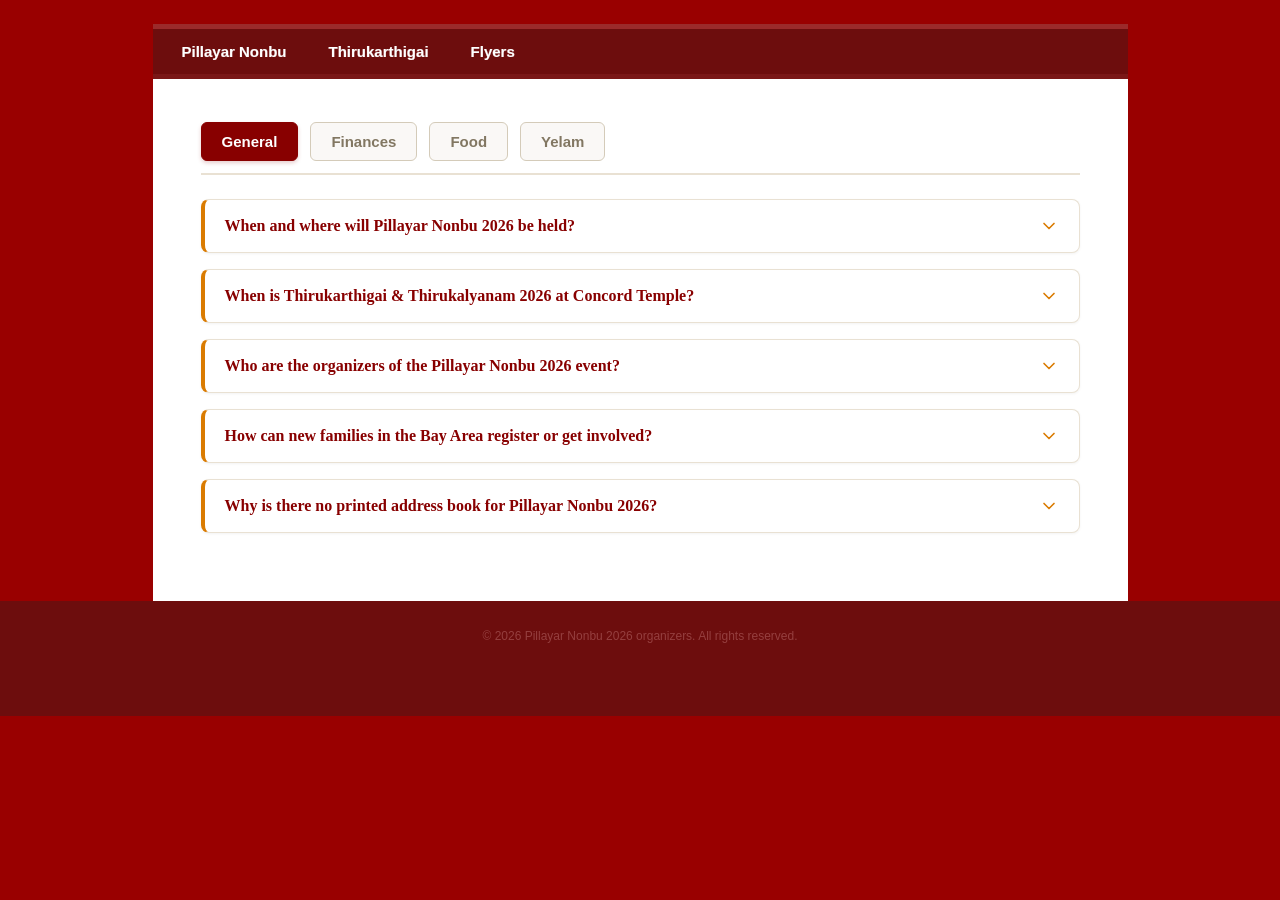
<file: faq.html>
<!doctype html>
<html lang="en-us">
  <head>
    <meta charset="utf-8">
    <meta name="viewport" content="width=device-width, initial-scale=1">
    <title>Frequently Asked Questions - Pillayar Nonbu 2026</title>
    <meta name="description" content="Comprehensive event information and community guidelines for Pillayar Nonbu 2026.">
    <meta name="robots" content="index,follow">
    <meta name="google-site-verification" content="LrNGr9xJeI0RZqVk1M5NE3oVTOi-sulEWozOU9PxaXI" />
    <link rel="canonical" href="https://pillayarnonbu2026.com/faq.html">
    <meta property="og:type" content="article">
    <meta property="og:title" content="Frequently Asked Questions">
    <meta property="og:description" content="Comprehensive event information and community guidelines for Pillayar Nonbu 2026.">
    <meta property="og:image" content="https://pillayarnonbu2026.com/assets/images/ganesha-2026.png">
    <meta property="og:url" content="https://pillayarnonbu2026.com/faq.html">
    <link rel="stylesheet" href="/assets/css/styles.css">
    
  

  </head>
  <body class="landing-page wsite-theme-light page-faq">
    <div id="wrapper">
      <div id="wrap">
        <div id="wrap-in">
          <div id="main-wrap">
            <div id="nav-wrap">
              <div id="page">
                <nav id="topnav" aria-label="Primary navigation">
                  <ul class="wsite-menu-default">
                    
                      <li>
                        <a href="/pillayar-nonbu-2026.html">Pillayar Nonbu</a>
                      </li>
                    
                      <li>
                        <a href="/thirukarthigai-thirukalyanam.html">Thirukarthigai</a>
                      </li>
                    
                      <li>
                        <a href="/flyers.html">Flyers</a>
                      </li>
                    
                  </ul>
                  <div style="clear: both;"></div>
                </nav>
              </div>
            </div>

            <div id="page">
              <div id="main-bot">
                <div id="main-inner">
                  <div id="main">
                    
  

  <div id="content">
    <div id="wsite-content" class="wsite-elements wsite-not-footer">
      <div class="faq-container">
<div class="faq-tabs" role="tablist">
<button class="faq-tab active" onclick="switchFaqTab(this, 'panel-general')" role="tab" aria-selected="true">General</button>
<button class="faq-tab" onclick="switchFaqTab(this, 'panel-finances')" role="tab" aria-selected="false">Finances</button>
<button class="faq-tab" onclick="switchFaqTab(this, 'panel-food')" role="tab" aria-selected="false">Food</button>
<button class="faq-tab" onclick="switchFaqTab(this, 'panel-yelam')" role="tab" aria-selected="false">Yelam</button>
</div>
<!-- Panel: General -->
<div class="faq-panel" id="panel-general">
<div class="faq-item" onclick="toggleFaqItem(this)">
<div class="faq-question">
<span>When and where will Pillayar Nonbu 2026 be held?</span>
<svg class="chevron" viewBox="0 0 24 24" fill="none" stroke="currentColor" stroke-width="2" stroke-linecap="round" stroke-linejoin="round"><polyline points="6 9 12 15 18 9"></polyline></svg>
</div>
<div class="faq-answer">
Pillayar Nonbu 2026 will be held on <strong>Saturday, December 19th, 2026</strong>, in the <strong>San Francisco Bay Area</strong>. Specific venue address and event details are shared directly with registered families prior to the event.
</div>
</div>
<div class="faq-item" onclick="toggleFaqItem(this)">
<div class="faq-question">
<span>When is Thirukarthigai &amp; Thirukalyanam 2026 at Concord Temple?</span>
<svg class="chevron" viewBox="0 0 24 24" fill="none" stroke="currentColor" stroke-width="2" stroke-linecap="round" stroke-linejoin="round"><polyline points="6 9 12 15 18 9"></polyline></svg>
</div>
<div class="faq-answer">
Following community tradition, Pillayar Nonbu 2026 organizers are coordinating Thirukarthigai &amp; Thirukalyanam at <strong>The Shiva Murugan Temple</strong> (1803 2nd St, Concord, CA 94519) on <strong>Sunday, November 29th, 2026</strong>. All devotees, families, and friends are warmly invited to participate. Offerings of flowers for pooja are welcome.
</div>
</div>
<div class="faq-item" onclick="toggleFaqItem(this)">
<div class="faq-question">
<span>Who are the organizers of the Pillayar Nonbu 2026 event?</span>
<svg class="chevron" viewBox="0 0 24 24" fill="none" stroke="currentColor" stroke-width="2" stroke-linecap="round" stroke-linejoin="round"><polyline points="6 9 12 15 18 9"></polyline></svg>
</div>
<div class="faq-answer">
Each year, a new committee of <strong>six host families</strong> are selected by random draw during Pillayar Nonbu to organize the following year's event. Families who have previously organized are excluded from the draw to maximize community participation — as tracked by NCNA database records dating back to 1991.
</div>
</div>
<div class="faq-item" onclick="toggleFaqItem(this)">
<div class="faq-question">
<span>How can new families in the Bay Area register or get involved?</span>
<svg class="chevron" viewBox="0 0 24 24" fill="none" stroke="currentColor" stroke-width="2" stroke-linecap="round" stroke-linejoin="round"><polyline points="6 9 12 15 18 9"></polyline></svg>
</div>
<div class="faq-answer">
New or relocating Nagarathar families can reach out to <strong><a href="mailto:pillayarnonbu2k26@gmail.com">pillayarnonbu2k26@gmail.com</a></strong> to get added to local WhatsApp groups and the long-standing community database (<strong><a href="https://ab.encna.org" target="_blank">https://ab.encna.org</a></strong>). Once added to the database, families can update their contact details and family photo.
</div>
</div>
<div class="faq-item" onclick="toggleFaqItem(this)">
<div class="faq-question">
<span>Why is there no printed address book for Pillayar Nonbu 2026?</span>
<svg class="chevron" viewBox="0 0 24 24" fill="none" stroke="currentColor" stroke-width="2" stroke-linecap="round" stroke-linejoin="round"><polyline points="6 9 12 15 18 9"></polyline></svg>
</div>
<div class="faq-answer">
<ul style="margin-left: 1.25rem; display: flex; flex-direction: column; gap: 0.45rem;">
<li><strong>Keeping Registration Fees Low:</strong> Printing physical address books in India and shipping them over costs around <strong>~$3,500 USD (₹325,000 INR)</strong>. Skipping printed books keeps registration fees affordable for families and eases the organizers' workload as they focus their time and effort on this year's food preparation.</li>
<li><strong>Official NCNA Digital Address Book:</strong> This is a <strong>100% free app for all community members</strong>—with platform costs fully borne by NCNA as a service to our community. The organizing team is working closely with NCNA on this initiative for an improved experience of the digital address book at <strong><a href="https://ab.encna.org" target="_blank">https://ab.encna.org</a></strong>. This allows families to keep their photo and contact details up-to-date in real time. Stay tuned for more info!</li>
<li><strong>Your Privacy Comes First:</strong> Built safely and hosted through a secure paid platform, the app follows strict security standards, and is thoroughly reviewed by our community software engineers. Your contact details and photo will only be displayed to other members after you give your explicit consent.</li>
</ul>
</div>
</div>
</div>
<!-- Panel: Finances -->
<div class="faq-panel hidden" id="panel-finances">
<div class="faq-item" onclick="toggleFaqItem(this)">
<div class="faq-question">
<span>Is there a Pillayar Nonbu fund used by organizers for event expenses?</span>
<svg class="chevron" viewBox="0 0 24 24" fill="none" stroke="currentColor" stroke-width="2" stroke-linecap="round" stroke-linejoin="round"><polyline points="6 9 12 15 18 9"></polyline></svg>
</div>
<div class="faq-answer">
<ul style="margin-left: 1.25rem; display: flex; flex-direction: column; gap: 0.35rem;">
<li><strong>100% Self-Funded Event:</strong> The event is entirely self-funded through attendee registration fees, with the <strong>six host families</strong> pooling initial personal funds to get event planning started.</li>
<li><strong>Responsible Budgeting &amp; Surplus Rollover:</strong> We budget responsibly to avoid collecting surplus funds. If any remaining balance is left at the end of the event, <strong>100% of it is transferred</strong> to the subsequent year's organizers.</li>
<li><strong>Full Transparency &amp; No External Funding:</strong> No organizational funding or reimbursements are involved for Pillayar Nonbu 2026. The organizers are fully committed to complete financial transparency for this event.</li>
</ul>
</div>
</div>
<div class="faq-item" onclick="toggleFaqItem(this)">
<div class="faq-question">
<span>What is the total estimated budget for Pillayar Nonbu 2026?</span>
<svg class="chevron" viewBox="0 0 24 24" fill="none" stroke="currentColor" stroke-width="2" stroke-linecap="round" stroke-linejoin="round"><polyline points="6 9 12 15 18 9"></polyline></svg>
</div>
<div class="faq-answer">
Information to come.
</div>
</div>
<div class="faq-item" onclick="toggleFaqItem(this)">
<div class="faq-question">
<span>How is the registration cost per family calculated?</span>
<svg class="chevron" viewBox="0 0 24 24" fill="none" stroke="currentColor" stroke-width="2" stroke-linecap="round" stroke-linejoin="round"><polyline points="6 9 12 15 18 9"></polyline></svg>
</div>
<div class="faq-answer">
Information to come.
</div>
</div>
<div class="faq-item" onclick="toggleFaqItem(this)">
<div class="faq-question">
<span>How were venue options evaluated for Pillayar Nonbu 2026?</span>
<svg class="chevron" viewBox="0 0 24 24" fill="none" stroke="currentColor" stroke-width="2" stroke-linecap="round" stroke-linejoin="round"><polyline points="6 9 12 15 18 9"></polyline></svg>
</div>
<div class="faq-answer">
<ul style="margin-left: 1.25rem; display: flex; flex-direction: column; gap: 0.45rem;">
<li><strong>Selected Venue:</strong> A familiar, centrally located Bay Area facility was secured at <strong>$9,100</strong> through community negotiations—much lower compared to previous years.</li>
<li><strong>Evaluation &amp; Comparisons:</strong> The organizers evaluated multiple Bay Area options (temples, banquet halls, event centers, and schools). Alternatives ranged significantly in price (quotes reaching up to <strong>$23,100+</strong>) or had strict restrictions like early 7:00 PM cutoffs and 100% upfront payment demands.</li>
<li><strong>Full Transparency:</strong> Specific venue names and detailed cost comparison spreadsheets are available upon request to the organizers.</li>
</ul>
</div>
</div>
<div class="faq-item" onclick="toggleFaqItem(this)">
<div class="faq-question">
<span>What event costs do the organizers cover personally?</span>
<svg class="chevron" viewBox="0 0 24 24" fill="none" stroke="currentColor" stroke-width="2" stroke-linecap="round" stroke-linejoin="round"><polyline points="6 9 12 15 18 9"></polyline></svg>
</div>
<div class="faq-answer">
<ul style="margin-left: 1.25rem; display: flex; flex-direction: column; gap: 0.45rem;">
<li><strong>Personal Attire:</strong> Hosting Pillayar Nonbu is a deeply meaningful honor for the six host families. To celebrate this togetherness, the families personally fund their matching traditional attire (Achis' sarees and Annans' veshti/shirts) out of pocket.</li>
<li><strong>Thirukarthigai &amp; Thirukalyanam:</strong> By community tradition, the six host families personally sponsor 100% of the Thirukarthigai &amp; Thirukalyanam event at Concord Temple—covering all pooja materials, prasadam, and temple charges.</li>
<li><strong>Return Gifts:</strong> In the spirit of Nagarathar hospitality, the host families personally fund a memorable return gift and goodie bag for every attending family, ensuring no guest walks away without a token of our appreciation.</li>
</ul>
</div>
</div>
</div>
<!-- Panel: Food -->
<div class="faq-panel hidden" id="panel-food">
<div class="faq-item" onclick="toggleFaqItem(this)">
<div class="faq-question">
<span>What food changes are coming for Pillayar Nonbu 2026?</span>
<svg class="chevron" viewBox="0 0 24 24" fill="none" stroke="currentColor" stroke-width="2" stroke-linecap="round" stroke-linejoin="round"><polyline points="6 9 12 15 18 9"></polyline></svg>
</div>
<div class="faq-answer">
<p style="margin-bottom: 0.75rem;">
Over the years, our community food models have evolved—moving from individual home potluck assignments (pre-2023) to full vendor catering (2023–2025). While catering offered convenience, rapidly rising commercial costs for 2026 would steeply increase attendee registration fees.
</p>
<!-- Community Survey Pie Chart Visualization -->
<div style="display: flex; flex-wrap: wrap; align-items: center; gap: 1.5rem; background: #ffffff; border: 1px solid #dfe1e6; border-radius: 8px; padding: 1.25rem; margin: 1rem 0 1.25rem 0; box-shadow: 0 1px 3px rgba(0,0,0,0.05);">
<div style="position: relative; width: 140px; height: 140px; flex-shrink: 0; margin: 0 auto;">
<svg viewBox="0 0 36 36" style="width: 100%; height: 100%; transform: rotate(-90deg); border-radius: 50%;">
<circle cx="18" cy="18" r="15.91549430918954" fill="transparent" stroke="#ffab00" stroke-width="31.83098861837908" stroke-dasharray="43.8 56.2" stroke-dashoffset="0"></circle>
<circle cx="18" cy="18" r="15.91549430918954" fill="transparent" stroke="#ff5630" stroke-width="31.83098861837908" stroke-dasharray="28.1 71.9" stroke-dashoffset="-43.8"></circle>
<circle cx="18" cy="18" r="15.91549430918954" fill="transparent" stroke="#0052cc" stroke-width="31.83098861837908" stroke-dasharray="28.1 71.9" stroke-dashoffset="-71.9"></circle>
</svg>
<div style="position: absolute; top: 50%; left: 50%; transform: translate(-50%, -50%); width: 70px; height: 70px; background: #ffffff; border-radius: 50%; display: flex; flex-direction: column; align-items: center; justify-content: center; box-shadow: inset 0 0 4px rgba(0,0,0,0.08);">
<span style="font-size: 15px; font-weight: 800; color: #111111; line-height: 1;">44%</span>
<span style="font-size: 10px; font-weight: 700; color: #111111; text-transform: uppercase; margin-top: 2px;">Hybrid</span>
</div>
</div>
<div style="flex-grow: 1; min-width: 220px;">
<div style="font-size: 12px; font-weight: 700; color: #111111; text-transform: uppercase; letter-spacing: 0.5px; margin-bottom: 0.5rem;">Community Survey Preference (192 Responses)</div>
<div style="display: flex; flex-direction: column; gap: 0.4rem; font-size: 14.5px;">
<div style="display: flex; align-items: center; justify-content: space-between; gap: 8px;">
<span style="display: flex; align-items: center; gap: 6px; font-weight: 600; color: #111111;"><span style="width: 10px; height: 10px; border-radius: 50%; background: #ffab00; display: inline-block;"></span> Option C: Hybrid Model (Assigned + Bulk)</span>
<span style="font-weight: 700; color: #111111;">43.8%</span>
</div>
<div style="display: flex; align-items: center; justify-content: space-between; gap: 8px;">
<span style="display: flex; align-items: center; gap: 6px; color: #111111;"><span style="width: 10px; height: 10px; border-radius: 50%; background: #ff5630; display: inline-block;"></span> Option B: 100% Catered Food</span>
<span style="font-weight: 600; color: #111111;">28.1%</span>
</div>
<div style="display: flex; align-items: center; justify-content: space-between; gap: 8px;">
<span style="display: flex; align-items: center; gap: 6px; color: #111111;"><span style="width: 10px; height: 10px; border-radius: 50%; background: #0052cc; display: inline-block;"></span> Option A: 100% Volunteer Assigned</span>
<span style="font-weight: 600; color: #111111;">28.1%</span>
</div>
</div>
</div>
</div>
<p style="margin-top: 0.75rem;">
Based on feedback from the last community survey, the organizers chose Option C being the community preference to keep costs to the minimum while preserving cultural traditions.
</p>
</div>
</div>
<div class="faq-item" onclick="toggleFaqItem(this)">
<div class="faq-question">
<span>What is the food menu?</span>
<svg class="chevron" viewBox="0 0 24 24" fill="none" stroke="currentColor" stroke-width="2" stroke-linecap="round" stroke-linejoin="round"><polyline points="6 9 12 15 18 9"></polyline></svg>
</div>
<div class="faq-answer">
<p style="margin-bottom: 0.75rem;">An easy to prepare menu has been put together with thoughts from organizers and volunteers stepping forward to support the hybrid food model and keeping traditions alive and meaningful.</p>
<ul style="margin-left: 1.25rem; display: flex; flex-direction: column; gap: 0.45rem;">
<li><strong>Home Prepared:</strong> Elai Maavu, Vellai Paniyaram, Kandharappam, Medhu Vadai, Modhagam (Modhakam)</li>
<li><strong>Bulk Cooking:</strong> Idly, Sambhar, Tomato Chutney, Ven Pongal</li>
<li><strong>Other Supplies:</strong> Coffee / Tea, Cookies (Kids) / Mixture / Juice (Kids)</li>
</ul>
</div>
</div>
<div class="faq-item" onclick="toggleFaqItem(this)">
<div class="faq-question">
<span>How can I volunteer for food preparations?</span>
<svg class="chevron" viewBox="0 0 24 24" fill="none" stroke="currentColor" stroke-width="2" stroke-linecap="round" stroke-linejoin="round"><polyline points="6 9 12 15 18 9"></polyline></svg>
</div>
<div class="faq-answer">
<ul style="margin-left: 1.25rem; display: flex; flex-direction: column; gap: 0.45rem;">
<li><strong>Option 1: Small Group Prep (Home-Based):</strong> Groups of Aachis meet in local Bay Area neighborhoods to prepare items like Kandharappam, Vellai Paniyaram, Medhu Vadai, or Modhagam. You can also volunteer to prepare and bring Elai Maavu.</li>
<li><strong>Option 2: Commercial Bulk Cooking &amp; Prep:</strong> Preparing bulk items (Idli, Sambar, Chutney, Pongal) using commercial stoves in 2–3 hour shifts at our designated kitchen facility.</li>
<li><strong>Pre-Event Prep Option:</strong> You can also volunteer to chop vegetables at home on the evening before the event (pick up vegetables, chop, and bring them over).</li>
</ul>
</div>
</div>
<div class="faq-item" onclick="toggleFaqItem(this)">
<div class="faq-question">
<span>Why should I volunteer for food preparation?</span>
<svg class="chevron" viewBox="0 0 24 24" fill="none" stroke="currentColor" stroke-width="2" stroke-linecap="round" stroke-linejoin="round"><polyline points="6 9 12 15 18 9"></polyline></svg>
</div>
<div class="faq-answer">
<ul style="margin-left: 1.25rem; display: flex; flex-direction: column; gap: 0.45rem;">
<li>Food volunteers receive a full discount on the food portion of their registration fee. 🎉</li>
<li>Kitchen volunteer spots are capped, so early signup is highly encouraged! ⚡</li>
<li>It is so much fun to come &amp; cook together, meet people, and support the community! 🤝</li>
</ul>
</div>
</div>
</div>
<!-- Panel: Yelam -->
<div class="faq-panel hidden" id="panel-yelam">
<div class="faq-item" onclick="toggleFaqItem(this)">
<div class="faq-question">
<span>Why should I participate and take home an item from the Yelam?</span>
<svg class="chevron" viewBox="0 0 24 24" fill="none" stroke="currentColor" stroke-width="2" stroke-linecap="round" stroke-linejoin="round"><polyline points="6 9 12 15 18 9"></polyline></svg>
</div>
<div class="faq-answer">
Nagarathar Yelam is a <strong>traditional Chettinad custom connected with faith, prayer, and auspiciousness</strong>. Items are offered in worship to Pillayar first, and taking one home is traditionally believed to <strong>bring divine blessings and help fulfill a sincere prayer or wish</strong> (for example, a family praying for a child bidding on a child’s traditional dress, or praying for marriage and auspicious family milestones). The true value lies in the <strong>sacred faith and sentiment</strong> associated with the item, not its material worth. Prior to the event, the organizing team will send out a detailed document listing all available Yelam items along with their spiritual significance.
</div>
</div>
<div class="faq-item" onclick="toggleFaqItem(this)">
<div class="faq-question">
<span>Why should I donate or sponsor an item for the Yelam?</span>
<svg class="chevron" viewBox="0 0 24 24" fill="none" stroke="currentColor" stroke-width="2" stroke-linecap="round" stroke-linejoin="round"><polyline points="6 9 12 15 18 9"></polyline></svg>
</div>
<div class="faq-answer">
Donating an item allows another family to <strong>participate in this meaningful tradition</strong> and carry a prayerful sentiment into their home. In some families, once a prayer is fulfilled, the item is <strong>lovingly returned to the Yelam</strong> in a subsequent year. Your donated item becomes part of the Yelam, and proceeds <strong>support the community's religious, cultural, or charitable activities</strong>—creating a continuous tradition of faith, participation, and community support.
</div>
</div>
<div class="faq-item" onclick="toggleFaqItem(this)">
<div class="faq-question">
<span>What items were sponsored from the community?</span>
<svg class="chevron" viewBox="0 0 24 24" fill="none" stroke="currentColor" stroke-width="2" stroke-linecap="round" stroke-linejoin="round"><polyline points="6 9 12 15 18 9"></polyline></svg>
</div>
<div class="faq-answer">
<em>The list of sponsored items will be updated as community contributions are confirmed.</em>
</div>
</div>
<div class="faq-item" onclick="toggleFaqItem(this)">
<div class="faq-question">
<span>What is the role of Pillayar Nonbu organizers in the Yelam?</span>
<svg class="chevron" viewBox="0 0 24 24" fill="none" stroke="currentColor" stroke-width="2" stroke-linecap="round" stroke-linejoin="round"><polyline points="6 9 12 15 18 9"></polyline></svg>
</div>
<div class="faq-answer">
Organizers facilitate the entire Yelam process—raising money for charitable causes, conducting the item sponsorship drive, procuring mangala items, coordinating item collection, and providing <strong>transparent tracking of pledges and transfers</strong> to organizations while maintaining thorough records. The organizing team <strong>does not retain or manage any donation funds</strong> for event operations.
</div>
</div>
<div class="faq-item" onclick="toggleFaqItem(this)">
<div class="faq-question">
<span>What charitable organizations can I contribute to?</span>
<svg class="chevron" viewBox="0 0 24 24" fill="none" stroke="currentColor" stroke-width="2" stroke-linecap="round" stroke-linejoin="round"><polyline points="6 9 12 15 18 9"></polyline></svg>
</div>
<div class="faq-answer">
<ul style="margin-left: 1.25rem; display: flex; flex-direction: column; gap: 0.45rem;">
<li><strong>Beneficiary List:</strong> Similar to last year, the Pillayar Nonbu 2026 organizing team maintains the established list of designated charitable options (including <strong>NSNA (including special projects)</strong>, <strong>NCNA</strong>, and <strong>local community beneficiaries (temples)</strong>).</li>
<li><strong>100% Donor Freedom:</strong> Donors are 100% free to choose whichever organization best aligns with their personal values and giving intentions.</li>
</ul>
</div>
</div>
<div class="faq-item" onclick="toggleFaqItem(this)">
<div class="faq-question">
<span>How were the Yelam beneficiary options established?</span>
<svg class="chevron" viewBox="0 0 24 24" fill="none" stroke="currentColor" stroke-width="2" stroke-linecap="round" stroke-linejoin="round"><polyline points="6 9 12 15 18 9"></polyline></svg>
</div>
<div class="faq-answer">
<ul style="margin-left: 1.25rem; display: flex; flex-direction: column; gap: 0.45rem;">
<li><strong>Current Policy:</strong> Looking at past years (such as 2025), donors have meaningfully contributed to both broader Nagarathar initiatives and local community beneficiaries (temples). To honor established traditions, the organizing team maintains the established list of designated beneficiaries. Donors are 100% free to choose any beneficiary, and organizers will not influence anyone's decision.</li>
<li><strong>Future Outlook:</strong> The Pillayar Nonbu 2026 organizing team maintains complete neutrality and has no bias toward any specific beneficiary. Recognizing that formal guidelines provide long-term clarity, moving forward under NCNA leadership—working together with the local community through surveys and feedback—clear guidelines can be established for future committees to assist in managing event scale and guiding Yelam proceeds.</li>
</ul>
</div>
</div>
<div class="faq-item" onclick="toggleFaqItem(this)">
<div class="faq-question">
<span>Will any portion of my donation be funneled back for event-related expenses?</span>
<svg class="chevron" viewBox="0 0 24 24" fill="none" stroke="currentColor" stroke-width="2" stroke-linecap="round" stroke-linejoin="round"><polyline points="6 9 12 15 18 9"></polyline></svg>
</div>
<div class="faq-answer">
No! California Nagarathars strongly prefer that <strong>no portion of charitable contributions be funneled back for event-related expense reimbursements</strong>. We heard you! The Pillayar Nonbu 2026 organizing team has taken proactive cost-cutting measures across all areas and will conduct this entire event <strong>without seeking any reimbursements</strong> from any organization. We take immense pride in stepping up to this milestone for our community.
</div>
</div>
<div class="faq-item" onclick="toggleFaqItem(this)">
<div class="faq-question">
<span>Whom do I write checks to? And will I get a 100% tax-exempt receipt for my donation?</span>
<svg class="chevron" viewBox="0 0 24 24" fill="none" stroke="currentColor" stroke-width="2" stroke-linecap="round" stroke-linejoin="round"><polyline points="6 9 12 15 18 9"></polyline></svg>
</div>
<div class="faq-answer">
<ul style="margin-left: 1.25rem; display: flex; flex-direction: column; gap: 0.45rem;">
<li><strong>Check Payees:</strong> Yes! You write checks <strong>payable directly to the 501(c)(3) registered non-profit organizations</strong> of your choice (limited to the available beneficiaries).</li>
<li><strong>Tax Receipts:</strong> Official <strong>tax-deductible receipts</strong> and <strong>donor recognition</strong> will be issued directly to you by the respective organization.</li>
</ul>
</div>
</div>
<div class="faq-item" onclick="toggleFaqItem(this)">
<div class="faq-question">
<span>After the Yelam, how long do I have for remitting my payment? Can I get a company match?</span>
<svg class="chevron" viewBox="0 0 24 24" fill="none" stroke="currentColor" stroke-width="2" stroke-linecap="round" stroke-linejoin="round"><polyline points="6 9 12 15 18 9"></polyline></svg>
</div>
<div class="faq-answer">
<ul style="margin-left: 1.25rem; display: flex; flex-direction: column; gap: 0.45rem;">
<li><strong>Payment Timeline:</strong> Payments should be remitted within the timeframe communicated during the Yelam process (<strong>generally within 1–3 weeks</strong> following confirmation).</li>
<li><strong>Corporate Matching:</strong> Yes! Corporate company matching is supported for eligible 501(c)(3) charitable organizations—we encourage you to check with your employer's corporate matching program to <strong>double your impact</strong>!</li>
</ul>
</div>
</div>
</div>
</div>
<script>
function switchFaqTab(btn, targetPanelId) {
  var tabs = document.querySelectorAll('.faq-tab');
  var panels = document.querySelectorAll('.faq-panel');
  tabs.forEach(function(t) {
    t.classList.remove('active');
    t.setAttribute('aria-selected', 'false');
  });
  panels.forEach(function(p) {
    p.classList.add('hidden');
  });
  btn.classList.add('active');
  btn.setAttribute('aria-selected', 'true');
  var targetPanel = document.getElementById(targetPanelId);
  if (targetPanel) {
    targetPanel.classList.remove('hidden');
  }
}

function toggleFaqItem(item) {
  item.classList.toggle('open');
}
</script>

    </div>
  </div>

                  </div>
                </div>
              </div>
            </div>
          </div>
        </div>
      </div>
    </div>

    <div id="footer-wrap">
      <div id="page">
        <div id="footer">
          <div class="wsite-elements wsite-footer">
            <div class="paragraph" style="text-align:center;">&copy; 2026 Pillayar Nonbu 2026 organizers. All rights reserved.</div>
          </div>
        </div>
      </div>
    </div>
  </body>
</html>
</file>
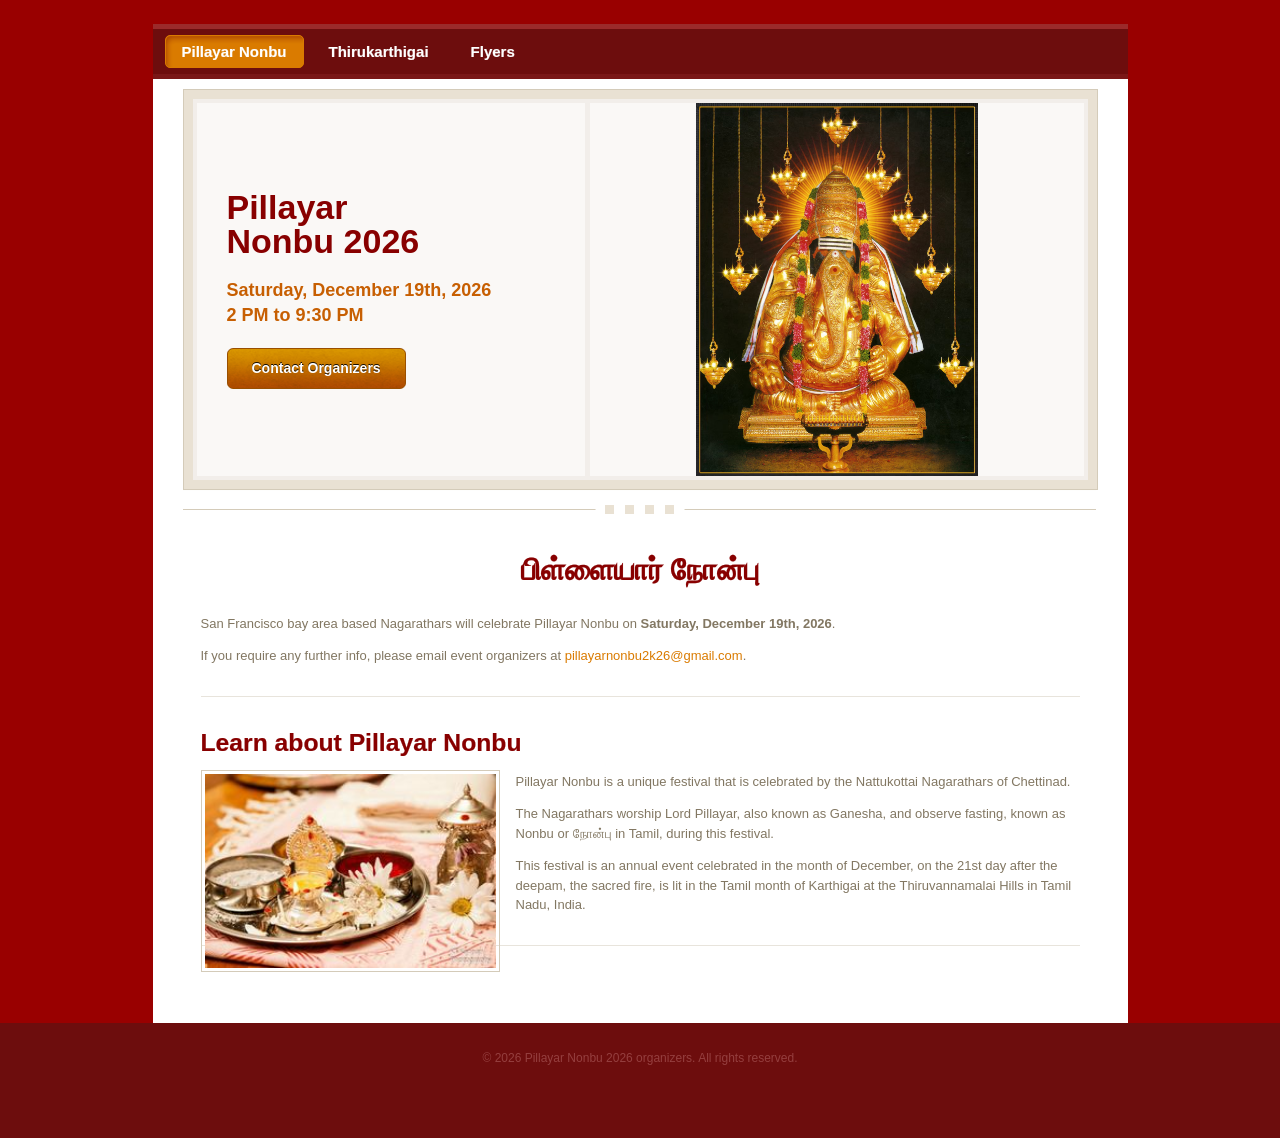
<file: pillayar-nonbu-2026.html>
<!doctype html>
<html lang="en-us">
  <head>
    <meta charset="utf-8">
    <meta name="viewport" content="width=device-width, initial-scale=1">
    <title>Pillayar Nonbu 2026 - Pillayar Nonbu 2026</title>
    <meta name="description" content="Pillayar Nonbu 2026 event information and background for the Nagarathar community.">
    <meta name="robots" content="index,follow">
    <meta name="google-site-verification" content="LrNGr9xJeI0RZqVk1M5NE3oVTOi-sulEWozOU9PxaXI" />
    <link rel="canonical" href="https://pillayarnonbu2026.com/pillayar-nonbu-2026.html">
    <meta property="og:type" content="article">
    <meta property="og:title" content="Pillayar Nonbu 2026">
    <meta property="og:description" content="Pillayar Nonbu 2026 event information and background for the Nagarathar community.">
    <meta property="og:image" content="https://pillayarnonbu2026.com/assets/images/ganesha-2026.png">
    <meta property="og:url" content="https://pillayarnonbu2026.com/pillayar-nonbu-2026.html">
    <link rel="stylesheet" href="/assets/css/styles.css">
    
  
    <script type="application/ld+json">
      {"@context":"https://schema.org","@type":"Event","description":"Pillayar Nonbu 2026 event information and background for the Nagarathar community.","eventAttendanceMode":"https://schema.org/OfflineEventAttendanceMode","eventStatus":"https://schema.org/EventScheduled","name":"Pillayar Nonbu 2026","organizer":{"@type":"Organization","name":"Pillayar Nonbu 2026 Organizers"}}
    </script>
  

  </head>
  <body class="landing-page wsite-theme-light page-pillayar-nonbu-2026">
    <div id="wrapper">
      <div id="wrap">
        <div id="wrap-in">
          <div id="main-wrap">
            <div id="nav-wrap">
              <div id="page">
                <nav id="topnav" aria-label="Primary navigation">
                  <ul class="wsite-menu-default">
                    
                      <li id="active">
                        <a href="/pillayar-nonbu-2026.html" aria-current="page">Pillayar Nonbu</a>
                      </li>
                    
                      <li>
                        <a href="/thirukarthigai-thirukalyanam.html">Thirukarthigai</a>
                      </li>
                    
                      <li>
                        <a href="/flyers.html">Flyers</a>
                      </li>
                    
                  </ul>
                  <div style="clear: both;"></div>
                </nav>
              </div>
            </div>

            <div id="page">
              <div id="main-bot">
                <div id="main-inner">
                  <div id="main">
                    
  
  <div id="banner">
    <div id="banner-outer">
      <div id="banner-inner">
        <div id="bannerleft">
          <div class="wsite-header" role="img" aria-label="Traditional Pillayar Nonbu celebration setting" style="background-image: url('/assets/images/ganesha-2026.png') !important;"></div>
        </div>
        <div id="bannerright" class="landing-banner-outer">
          <div class="landing-banner-mid">
            <div class="landing-banner-inner">
              <h1 id="page-title">Pillayar<br>Nonbu 2026</h1>
              <p>Saturday, December 19th, 2026<br>2 PM to 9:30 PM</p>
              
                <a class="wsite-button wsite-button-large wsite-button-highlight" href="mailto:pillayarnonbu2k26@gmail.com">
                  <span class="wsite-button-inner">Contact Organizers</span>
                </a>
              
            </div>
          </div>
        </div>
        <div style="clear: both;"></div>
      </div>
    </div>
  </div>


  <div id="content">
    <div id="wsite-content" class="wsite-elements wsite-not-footer">
      <section class="content-section">
  <h2 class="tamil-title" lang="ta">பிள்ளையார் நோன்பு</h2>
  <p>San Francisco bay area based Nagarathars will celebrate Pillayar Nonbu on <strong>Saturday, December 19th, 2026</strong>.</p>
  <p>If you require any further info, please email event organizers at <a href="mailto:pillayarnonbu2k26@gmail.com">pillayarnonbu2k26@gmail.com</a>.</p>
</section>
<section class="content-section">
  <h2>Learn about Pillayar Nonbu</h2>
  <img class="float-image" src="assets/images/pillayar-nonbu.jpg" alt="Pillayar Nonbu observance">
  <p>Pillayar Nonbu is a unique festival that is celebrated by the Nattukottai Nagarathars of Chettinad.</p>
  <p>The Nagarathars worship Lord Pillayar, also known as Ganesha, and observe fasting, known as Nonbu or <span lang="ta">நோன்பு</span> in Tamil, during this festival.</p>
  <p>This festival is an annual event celebrated in the month of December, on the 21st day after the deepam, the sacred fire, is lit in the Tamil month of Karthigai at the Thiruvannamalai Hills in Tamil Nadu, India.</p>
</section>

    </div>
  </div>

                  </div>
                </div>
              </div>
            </div>
          </div>
        </div>
      </div>
    </div>

    <div id="footer-wrap">
      <div id="page">
        <div id="footer">
          <div class="wsite-elements wsite-footer">
            <div class="paragraph" style="text-align:center;">&copy; 2026 Pillayar Nonbu 2026 organizers. All rights reserved.</div>
          </div>
        </div>
      </div>
    </div>
  </body>
</html>
</file>
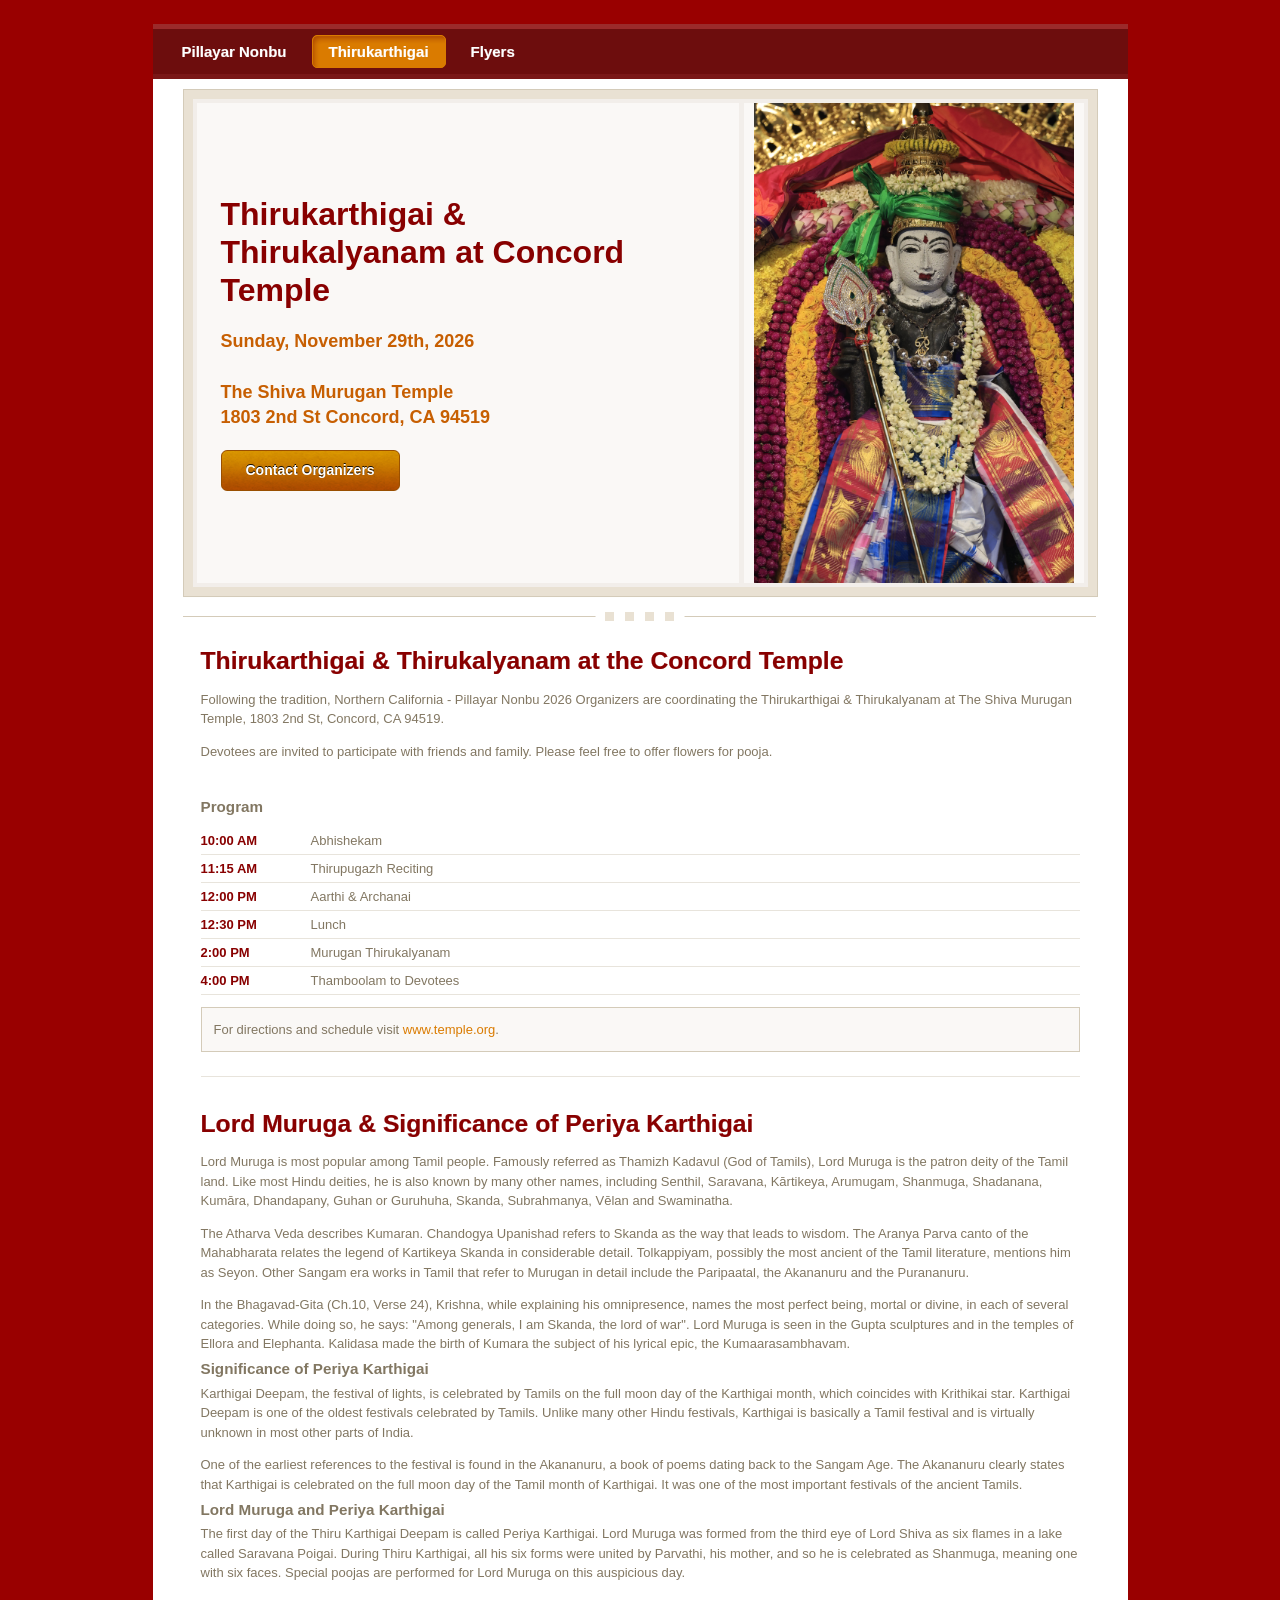
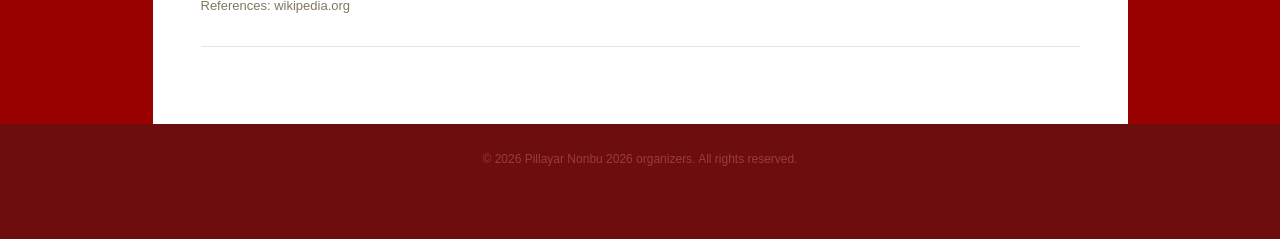
<file: thirukarthigai-thirukalyanam.html>
<!doctype html>
<html lang="en-us">
  <head>
    <meta charset="utf-8">
    <meta name="viewport" content="width=device-width, initial-scale=1">
    <title>Thirukarthigai Thirukalyanam - Pillayar Nonbu 2026</title>
    <meta name="description" content="Thirukarthigai and Thirukalyanam 2026 event information at Concord Shiva Murugan Temple.">
    <meta name="robots" content="index,follow">
    <meta name="google-site-verification" content="LrNGr9xJeI0RZqVk1M5NE3oVTOi-sulEWozOU9PxaXI" />
    <link rel="canonical" href="https://pillayarnonbu2026.com/thirukarthigai-thirukalyanam.html">
    <meta property="og:type" content="article">
    <meta property="og:title" content="Thirukarthigai Thirukalyanam">
    <meta property="og:description" content="Thirukarthigai and Thirukalyanam 2026 event information at Concord Shiva Murugan Temple.">
    <meta property="og:image" content="https://pillayarnonbu2026.com/assets/images/SANKAR2_7858.jpg">
    <meta property="og:url" content="https://pillayarnonbu2026.com/thirukarthigai-thirukalyanam.html">
    <link rel="stylesheet" href="/assets/css/styles.css">
    
  
    <script type="application/ld+json">
      {"@context":"https://schema.org","@type":"Event","description":"Thirukarthigai and Thirukalyanam 2026 event information at Concord Shiva Murugan Temple.","eventAttendanceMode":"https://schema.org/OfflineEventAttendanceMode","eventStatus":"https://schema.org/EventScheduled","name":"Thirukarthigai Thirukalyanam","organizer":{"@type":"Organization","name":"Pillayar Nonbu 2026 Organizers"}}
    </script>
  

  </head>
  <body class="landing-page wsite-theme-light page-thirukarthigai-thirukalyanam">
    <div id="wrapper">
      <div id="wrap">
        <div id="wrap-in">
          <div id="main-wrap">
            <div id="nav-wrap">
              <div id="page">
                <nav id="topnav" aria-label="Primary navigation">
                  <ul class="wsite-menu-default">
                    
                      <li>
                        <a href="/pillayar-nonbu-2026.html">Pillayar Nonbu</a>
                      </li>
                    
                      <li id="active">
                        <a href="/thirukarthigai-thirukalyanam.html" aria-current="page">Thirukarthigai</a>
                      </li>
                    
                      <li>
                        <a href="/flyers.html">Flyers</a>
                      </li>
                    
                  </ul>
                  <div style="clear: both;"></div>
                </nav>
              </div>
            </div>

            <div id="page">
              <div id="main-bot">
                <div id="main-inner">
                  <div id="main">
                    
  
  <div id="banner">
    <div id="banner-outer">
      <div id="banner-inner">
        <div id="bannerleft">
          <div class="wsite-header" role="img" aria-label="Lord Murugan at Thirukarthigai Thirukalyanam" style="background-image: url('/assets/images/SANKAR2_7858.jpg') !important;"></div>
        </div>
        <div id="bannerright" class="landing-banner-outer">
          <div class="landing-banner-mid">
            <div class="landing-banner-inner">
              <h1 id="page-title">Thirukarthigai &amp; Thirukalyanam at Concord Temple</h1>
              <p>Sunday, November 29th, 2026<br><br>The Shiva Murugan Temple<br>1803 2nd St Concord, CA 94519</p>
              
                <a class="wsite-button wsite-button-large wsite-button-highlight" href="mailto:pillayarnonbu2k26@gmail.com">
                  <span class="wsite-button-inner">Contact Organizers</span>
                </a>
              
            </div>
          </div>
        </div>
        <div style="clear: both;"></div>
      </div>
    </div>
  </div>


  <div id="content">
    <div id="wsite-content" class="wsite-elements wsite-not-footer">
      <section class="content-section">
  <h2>Thirukarthigai &amp; Thirukalyanam at the Concord Temple</h2>
  <p class="lead">Following the tradition, Northern California - Pillayar Nonbu 2026 Organizers are coordinating the Thirukarthigai &amp; Thirukalyanam at The Shiva Murugan Temple, 1803 2nd St, Concord, CA 94519.</p>
  <p>Devotees are invited to participate with friends and family. Please feel free to offer flowers for pooja.</p>
  <br><br>
  <h3>Program</h3>
  <ul class="program">
    <li><strong>10:00 AM</strong><span>Abhishekam</span></li>
    <li><strong>11:15 AM</strong><span>Thirupugazh Reciting</span></li>
    <li><strong>12:00 PM</strong><span>Aarthi &amp; Archanai</span></li>
    <li><strong>12:30 PM</strong><span>Lunch</span></li>
    <li><strong>2:00 PM</strong><span>Murugan Thirukalyanam</span></li>
    <li><strong>4:00 PM</strong><span>Thamboolam to Devotees</span></li>
  </ul>
  <p class="map-link">For directions and schedule visit <a href="https://www.temple.org/">www.temple.org</a>.</p>
</section>
<section class="content-section">
  <h2>Lord Muruga &amp; Significance of Periya Karthigai</h2>
  <p>Lord Muruga is most popular among Tamil people. Famously referred as Thamizh Kadavul (God of Tamils), Lord Muruga is the patron deity of the Tamil land. Like most Hindu deities, he is also known by many other names, including Senthil, Saravana, Kārtikeya, Arumugam, Shanmuga, Shadanana, Kumāra, Dhandapany, Guhan or Guruhuha, Skanda, Subrahmanya, Vēlan and Swaminatha.</p>
  <p>The Atharva Veda describes Kumaran. Chandogya Upanishad refers to Skanda as the way that leads to wisdom. The Aranya Parva canto of the Mahabharata relates the legend of Kartikeya Skanda in considerable detail. Tolkappiyam, possibly the most ancient of the Tamil literature, mentions him as Seyon. Other Sangam era works in Tamil that refer to Murugan in detail include the Paripaatal, the Akananuru and the Purananuru.</p>
  <p>In the Bhagavad-Gita (Ch.10, Verse 24), Krishna, while explaining his omnipresence, names the most perfect being, mortal or divine, in each of several categories. While doing so, he says: "Among generals, I am Skanda, the lord of war". Lord Muruga is seen in the Gupta sculptures and in the temples of Ellora and Elephanta. Kalidasa made the birth of Kumara the subject of his lyrical epic, the Kumaarasambhavam.</p>
  <h3>Significance of Periya Karthigai</h3>
  <p>Karthigai Deepam, the festival of lights, is celebrated by Tamils on the full moon day of the Karthigai month, which coincides with Krithikai star. Karthigai Deepam is one of the oldest festivals celebrated by Tamils. Unlike many other Hindu festivals, Karthigai is basically a Tamil festival and is virtually unknown in most other parts of India.</p>
  <p>One of the earliest references to the festival is found in the Akananuru, a book of poems dating back to the Sangam Age. The Akananuru clearly states that Karthigai is celebrated on the full moon day of the Tamil month of Karthigai. It was one of the most important festivals of the ancient Tamils.</p>
  <h3>Lord Muruga and Periya Karthigai</h3>
  <p>The first day of the Thiru Karthigai Deepam is called Periya Karthigai. Lord Muruga was formed from the third eye of Lord Shiva as six flames in a lake called Saravana Poigai. During Thiru Karthigai, all his six forms were united by Parvathi, his mother, and so he is celebrated as Shanmuga, meaning one with six faces. Special poojas are performed for Lord Muruga on this auspicious day.</p>
  <p class="muted">References: wikipedia.org</p>
</section>

    </div>
  </div>

                  </div>
                </div>
              </div>
            </div>
          </div>
        </div>
      </div>
    </div>

    <div id="footer-wrap">
      <div id="page">
        <div id="footer">
          <div class="wsite-elements wsite-footer">
            <div class="paragraph" style="text-align:center;">&copy; 2026 Pillayar Nonbu 2026 organizers. All rights reserved.</div>
          </div>
        </div>
      </div>
    </div>
  </body>
</html>
</file>
<file: assets/css/styles.css>
ul, ol, li, h1, h2, h3, h4, h5, h6, pre, form, body, html, div.paragraph, blockquote, fieldset, input { margin: 0; padding: 0; }
 ul, ol, li, h1, h2, h3, h4, h5, h6, pre, form, body, html, p, blockquote, fieldset, input { margin: 0; padding: 0; }
 a img { border: 0; }
 a { color: #da7b00; text-decoration: none; }
 a:hover { color: #ffaa3d; }
 body { font-family: Arial, Helvetica, sans-serif; font-size: 13px; color: #827762; margin: 0; padding: 0; background: #880000; }
 #wrapper { background: url(theme/body-bgb4af.png?1701027336); }
 h2 { font-size: 1.9em; margin: 0; padding: .3em 0; line-height: 1.2; font-family: "Rokkitt", Arial, Helvetica, sans-serif; font-weight: 700; -webkit-text-stroke-width: 0.2px; }
 #content h2 { color: #880000; }
 div.paragraph { font-size: 1em; line-height: 1.5; margin: 0; padding: .5em 0; }
 p { font-size: 1em; line-height: 1.5; margin: 0; padding: .5em 0; }
 blockquote { font-style:italic; border-left:4px solid #da7b00; margin:10px 0 10px 0; padding-left:20px; line-height:1.5; color:#888; }
 #content div.paragraph { color: #827762; }
 #content p { color: #827762; }
 #content abbr { border-bottom: 1px dotted #8f8f8f; }
 #header-wrap { background: url(theme/header-bg-redb4af.jpg?1701027336) center bottom repeat-x; padding: 15px 0 150px; }
 #main-wrap { position: relative; margin-top: -140px; }
 #wrap-in { background: url(theme/wrap-inner-bg-redb4af.png?1701027336) center bottom repeat-x; }
 #page { margin: 0 auto; width: 975px; z-index: 2; position: relative; }
 #header-wrap, #main-wrap, #footer-wrap { min-width: 960px; }
 #header { padding: 0 50px; margin: 0; }
 .wsite-logo, .wsite-logo a:hover { color: #ffffff; }
 #logo, #logo a { font-size: 42px; color: #fff; margin: 0; font-weight: 700; padding: 0; float: left; font-family: "Rokkitt", Arial, Helvetica, sans-serif; -webkit-text-stroke-width: 0.25px; }
 #header-right a { color: #da7b00; }
 #header-right a:hover { color: #ffc67d; }
 #header { width: 100%; height: 90px; }
 #header, #header table { border-collapse: collapse; border-spacing: 0; }
 #header td { vertical-align: middle; text-align: left; }
 #logo { padding: 25px 0 25px 20px; }
 #header-right { padding: 0 20px 0 10px; }
 #header-right table { float: right; width: 1px; }
 #header-right td { padding: 0; }
 #header-right .phone-number .wsite-text { color: #270505; font-size: 13px; font-weight: 700; font-family: "Lato", "Myriad Pro", Arial, Helvetica, sans-serif; text-decoration: none; margin: 2px 0 0 15px; display: block; white-space: nowrap; }
 #header-right .wsite-social { vertical-align: middle; margin: 0 0 0 12px; }
 .wsite-social-item { width: 23px; height: 23px; margin: 0 0 0 3px; background-image:url(theme/social-redb4af.png?1701027336); }
 #footer .wsite-social-item { background-image:url(theme/social-blackb4af.png?1701027336); }
 .wsite-social-facebook {background-position:0 0;}
 .wsite-social-facebook:hover {background-position:0 -23px;}
 .wsite-social-facebook:active {background-position:0 -46px;}
 .wsite-social-pinterest {background-position:-23px 0;}
 .wsite-social-pinterest:hover {background-position:-23px -23px;}
 .wsite-social-pinterest:active {background-position:-23px -46px;}
 .wsite-social-twitter {background-position:-46px 0;}
 .wsite-social-twitter:hover {background-position:-46px -23px;}
 .wsite-social-twitter:active {background-position:-46px -46px;}
 .wsite-social-linkedin {background-position:-69px 0;}
 .wsite-social-linkedin:hover {background-position:-69px -23px;}
 .wsite-social-linkedin:active {background-position:-69px -46px;}
 .wsite-social-mail {background-position:-92px 0;}
 .wsite-social-mail:hover {background-position:-92px -23px;}
 .wsite-social-mail:active {background-position:-92px -46px;}
 .wsite-social-rss {background-position:-115px 0;}
 .wsite-social-rss:hover {background-position:-115px -23px;}
 .wsite-social-rss:active {background-position:-115px -46px;}
 .wsite-social-flickr {background-position:-138px 0;}
 .wsite-social-flickr:hover {background-position:-138px -23px;}
 .wsite-social-flickr:active {background-position:-138px -46px;}
 .wsite-social-plus {background-position:-161px 0;}
 .wsite-social-plus:hover {background-position:-161px -23px;}
 .wsite-social-plus:active {background-position:-161px -46px;}
 .wsite-social-vimeo {background-position:-184px 0;}
 .wsite-social-vimeo:hover {background-position:-184px -23px;}
 .wsite-social-vimeo:active {background-position:-184px -46px;}
 .wsite-social-yahoo {background-position:-207px 0;}
 .wsite-social-yahoo:hover {background-position:-207px -23px;}
 .wsite-social-yahoo:active {background-position:-207px -46px;}
 .wsite-social-youtube {background-position:-230px 0;}
 .wsite-social-youtube:hover {background-position:-230px -23px;}
 .wsite-social-youtube:active {background-position:-230px -46px;}
 #header-right .search { }
 #header-right .wsite-search { margin: 0 0 0 15px; vertical-align: middle; }
 #header-right .wsite-search-input { width: 132px; height: 15px; border: none; padding: 8px 10px !important; color: #fff; font-size: 12px; background: url(theme/input-bgb4af.png?1701027336) no-repeat; }
 #header-right .wsite-search-button { position: relative; width: 28px; height: 31px; color: #010101; font-size: 12px; border: none; margin: 0; padding: 0; background: url(theme/submit-bg-redb4af.png?1701027336) no-repeat; }
 #nav-wrap { }
 #topnav { clear: both; margin: 0 20px; padding: 0 10px; background: #771d1d url(theme/nav-bg-redb4af.png?1701027336) repeat-x; border-bottom: 5px solid #771d1d; border-top: 5px solid #771d1d; }
 #topnav ul { list-style: none; float: left; }
 #topnav ul li { list-style: none; float: left; padding: 9px 15px 9px 0; background: url(theme/nav-sep-redb4af.png?1701027336) right center no-repeat; margin-right: 10px; }
 #topnav a { float: left; display: block; color: #ffffff; text-decoration: none; font-family: 'Brawler', Arial, Helvetica, sans-serif; padding: 8px 20px; outline: 0; list-style-type: none; font-size: 16px; line-height: 1; border: 1px solid transparent; -webkit-border-radius: 5px; -moz-border-radius: 5px; border-radius: 5px; -webkit-text-stroke-width: 0.2px; }
 #topnav ul > li:last-child, #topnav ul > span:last-child li { background: none; padding-right: 0; }
 #topnav li#active a, #topnav a:hover { color: #fff; background: #da7b00 url(theme/nav-active-redb4af.png?1701027336) no-repeat; border: 1px solid #da7b00; }
 #wsite-menus .wsite-menu li a { padding: 10px; color: #ffffff; background: #4c0000; border: 0; border-bottom: 1px solid #771d1d; }
 #wsite-menus .wsite-menu li:last-child a { border-bottom: none; }
 #wsite-menus .wsite-menu li:last-child a:hover { border-bottom: none; }
 #wsite-menus .wsite-menu li a:hover { color: #fff; background: #350000; }
 #main-bot { background: url(theme/main-botb4af.png?1701027336) left bottom no-repeat; padding-bottom: 25px; }
 #main-inner { background: url(theme/main-innerb4af.png?1701027336) repeat-y; padding: 10px 30px 0; }
 #main { }
 #content { min-height: 400px; padding: 18px 18px 28px 18px; }
 #banner { position: relative; background: url(theme/banner-botb4af.png?1701027336) left bottom no-repeat; padding-bottom: 24px; overflow: hidden; }
 #banner-outer { background: #e9e1d3; padding: 9px; border: 1px solid #d4cbb9; }
 #banner-inner { border: 4px solid #f6f3ec; }
 .tall-header-page .wsite-header { width: 887px; height: 323px; background: url(theme/banner-tallb4af.jpg?1701027336) no-repeat; }
 .short-header-page .wsite-header { width: 887px; height: 183px; background: url(theme/banner-shortb4af.jpg?1701027336) no-repeat; }
 .no-header-page #banner-outer { display: none; }
 .landing-page #banner { overflow: hidden; }
 .landing-page #banner-inner { background: #faf8f6; border-color: #f2eeea; }
 #bannerleft { float: right; padding: 0; position: relative; border-left: 5px solid #f2eeea; }
 .landing-page .wsite-header { width: 494px; height: 373px; background: url(theme/banner-landingb4af.jpg?1701027336) no-repeat; }
 .landing-banner-outer { display: table; #position: relative; overflow: hidden; }
 .landing-banner-mid { #position: absolute; #top: 50%; display: table-cell; vertical-align: middle; }
 .landing-banner-inner { #position: relative; #top: -50%; }
 #bannerright { float: left; width: 323px; height: 373px; padding: 0 30px; }
 #bannerright h2 { color: #880000; font-size: 34px; font-family: "Rokkitt", "Myriad Pro", Arial, Helvetica, sans-serif; font-weight: 700; padding: 0px; line-height: 34px; }
 #bannerright div.paragraph { color: #827762; font-size: 1em; padding: 20px 0px; line-height: 140%; margin: 0; }
 #bannerright p { color: #827762; font-size: 1em; padding: 20px 0px; line-height: 140%; margin: 0; }
 #bannerright .wsite-button { margin: 0; }
 .splash-page #header { width: 532px; }
 .splash-page #banner { width: 527px; height: 161px; padding: 6px 4px 4px 6px; background: url(theme/banner-splash-bgb4af.html?1701027336) no-repeat; }
 .splash-page .wsite-header { width: 515px; height: 149px; background: url(theme/banner-splashb4af.html?1701027336) no-repeat; }
 .splash-page #content-container { width: 528px; }
 .splash-page #content { width: 528px; }
 .splash-page #footer { width: 524px; }
 #footer-wrap { background: #880000 url(theme/footer-wrap-redb4af.png?1701027336) center top repeat; position: relative; z-index: 1; }
 #footer { padding: 20px 50px 50px; font-size: 12px; color: #953f3f; font-family: Arial, Helvetica, sans-serif; text-align: right; }
 #footer div.paragraph, #footer .wsite-form-label, #footer { color: #953f3f; }
 #footer p, #footer .wsite-form-label, #footer { color: #953f3f; }
 #footer a { color: #fff; }
 #footer a:hover { color: #c88c8c; }
 #footer h2 { font-size: 18px; margin: 0; color: #953f3f; padding: .3em 0; line-height: 1.5; font-family: "Rokkitt", "Myriad Pro", Arial, Helvetica, sans-serif; font-weight: 700; border-bottom:1px solid #662020; margin-bottom:5px; }
 #footer span { vertical-align: middle; }
 .wsite-footer { margin-bottom: 15px; }
 #footer blockquote { border-left:4px solid #953f3f; color:#953f3f; }
 #footer hr {background:#953f3f !important;}
 .wsite-form-label { display: inline-block; color: #827762; font-family: Arial, Helvetica, sans-serif; font-size: 1em; padding: 12px 0 5px 0; }
 .form-radio-container { color: #827762; font-size: 1em; font-family: Arial, Helvetica, sans-serif; }
 .wsite-form-input, .wsite-search-element-input { font-family: Arial, Helvetica, sans-serif; font-size: 1em; color: #827762; background: #fff url(theme/fieldb4af.png?1701027336) repeat-x; border: 1px solid #d4cbb9; padding: 6px 4px 6px !important; line-height: 1; -webkit-border-radius: 10px; -moz-border-radius: 10px; border-radius: 10px; }
 .form-select { color: #827762; background: url#fff (field.png); border: 1px solid #d4cbb9; font-size: 1em; font-family: Arial, Helvetica, sans-serif; padding: 3px 4px; width: 320px; height: 27px; line-height: 27px; -webkit-border-radius: 10px; -moz-border-radius: 10px; border-radius: 10px; }
 .wsite-form-container { margin-top:0px !important; text-align:left; }
 .wsite-footer .wsite-form-label { font-size: 1em; padding: 5px 0 2px 0; }
 .wsite-footer .wsite-form-field { width:300px !important; }
 .wsite-footer .form-radio-container { font-size:1em; color:#953f3f; }
 .wsite-footer .wsite-form-input { font-size: 1em; width: 100% !important; }
 .wsite-footer .form-select { width: 100%; }
 .wsite-button { color: #fff !important; font-family: Arial, Helvetica, sans-serif; height: 34px; display: inline-block; font-size: 12px; border: none; font-weight: bold; font-size: 13px; text-decoration: none; padding: 0 15px 0 0; background: url(theme/button_redb4af.png?1701027336) no-repeat 100% -105px; text-shadow:0 -1px 0 rgba(0,0,0,0.9); }
 .wsite-button:hover { background-position: 100% -140px; }
 .wsite-button:active { background-position: 100% -175px; }
 .wsite-button-inner { height: 34px; line-height: 34px; display: block; font-size: 14px; font-weight: bold; border: none; text-decoration: none; padding: 0 10px 0 25px; background: url(theme/button_redb4af.png?1701027336) no-repeat 0 0; }
 .wsite-button:hover .wsite-button-inner { background-position: 0 -35px; }
 .wsite-button:active .wsite-button-inner { background-position: 0 -70px; }
 .wsite-button-large { height: 41px; background: url(theme/button_large_redb4af.png?1701027336) no-repeat 100% -126px; padding: 0 15px 0 0; }
 .wsite-button-large:hover { background-position: 100% -168px; }
 .wsite-button-large:active { background-position: 100% -210px; }
 .wsite-button-large .wsite-button-inner { height: 41px; line-height: 41px; padding: 0 10px 0 25px; background: url(theme/button_large_redb4af.png?1701027336) no-repeat 0 0; }
 .wsite-button-large:hover .wsite-button-inner { background-position: 0 -42px; }
 .wsite-button-large:active .wsite-button-inner { background-position: 0 -84px; }
 .wsite-button-large.wsite-button-highlight { background-image: url(theme/button_large_highlight_redb4af.png?1701027336); }
 .wsite-button-large.wsite-button-highlight .wsite-button-inner { background-image: url(theme/button_large_highlight_redb4af.png?1701027336); }
 .wsite-button-highlight { background-image: url(theme/button_highlight_redb4af.png?1701027336); }
 .wsite-button-highlight .wsite-button-inner { background-image: url(theme/button_highlight_redb4af.png?1701027336); }

div.paragraph ul, div.paragraph ol { padding-left: 3em !important; margin: 5px 0 !important; }
div.paragraph li { padding-left: 5px !important; margin: 3px 0 0 !important; }
div.paragraph ul, div.paragraph ul li { list-style: disc outside !important; }
div.paragraph ol, div.paragraph ol li { list-style: decimal outside !important; }

/* Pillayar Nonbu 2026 Hugo adaptation. */
body {
  background: #990000;
}

#wrapper {
  background: #990000;
}

#wrap-in {
  background: #990000;
  padding-top: 24px;
}

#main-wrap {
  margin-top: 0;
}

#header-wrap,
.site-header,
.masthead,
.brand,
.brand img,
.brand-text {
  display: none;
}

#topnav {
  background: #6d0d0d;
  border-bottom-color: #7a1717;
  border-top-color: #9b2a2a;
  margin: 0;
  padding: 6px 12px;
}

#topnav ul {
  display: flex;
  flex-direction: row;
  flex-wrap: nowrap;
  align-items: center;
  gap: 8px;
  float: none;
  margin: 0;
  padding: 0;
  list-style: none;
}

#topnav ul li {
  background: none;
  float: none;
  min-width: auto;
  margin-right: 0;
  padding: 0;
}

#topnav a {
  float: none;
  display: inline-block;
  padding: 8px 16px;
  font-size: 15px;
  font-weight: 600;
  white-space: nowrap;
}

#topnav a[aria-current="page"] {
  color: #fff;
  background: #d98200;
  border: 1px solid #e19b22;
}

#main-inner {
  background: #fff;
}

#main-bot {
  background: #fff;
}

#banner {
  background-color: #fff;
}

#footer-wrap {
  background: #6d0d0d;
}

.landing-page .wsite-header {
  background-color: #faf8f6;
  background-image: url(../images/ganesha-2026.png);
  background-position: center center;
  background-repeat: no-repeat;
  background-size: contain !important;
}

#bannerright h1 {
  color: #880000;
  font-family: "Rokkitt", "Myriad Pro", Arial, Helvetica, sans-serif;
  font-size: 34px;
  font-weight: 700;
  line-height: 34px;
  margin: 0;
  padding: 0;
}

#bannerright p {
  color: #c75f02;
  font-family: "Dosis", Arial, Helvetica, sans-serif;
  font-size: 18px;
  font-weight: 700;
}

#content {
  background: #fff;
}

.content-section {
  margin: 0 0 24px;
  padding: 0 0 24px;
  border-bottom: 1px solid #e8e4dc;
}

.content-section h2 {
  color: #880000;
}

.tamil-title {
  color: #880000;
  display: block;
  font-family: Georgia, "Tamil MN", serif;
  font-size: 30px;
  font-weight: bold;
  line-height: 1.3;
  padding: 18px 0;
  text-align: center;
}

.float-image {
  border: 1px solid #d4cbb9;
  float: left;
  margin: 5px 16px 10px 0;
  padding: 3px;
  width: 291px;
}

.center-image {
  margin: 12px auto;
}

.two-column {
  overflow: hidden;
}

.two-column > img {
  float: left;
  margin: 10px 24px 10px 0;
  max-width: 377px;
  width: 44%;
}

.program {
  list-style: none;
  margin: 12px 0;
  padding: 0;
}

.program li {
  border-bottom: 1px solid #e8e4dc;
  padding: 6px 0;
}

.program strong {
  color: #880000;
  display: inline-block;
  width: 110px;
}

.map-link {
  background: #faf8f6;
  border: 1px solid #d4cbb9;
  padding: 12px;
}

.muted {
  color: #827762;
}

@media screen and (max-width: 860px) {
  #header-wrap,
  #main-wrap,
  #footer-wrap {
    min-width: 0;
  }

  #page {
    width: auto;
  }

  #topnav {
    margin: 0 !important;
    padding: 8px 10px !important;
  }

  #topnav ul {
    display: flex !important;
    flex-direction: column !important;
    align-items: stretch !important;
    gap: 6px !important;
    width: 100% !important;
  }

  #topnav ul li {
    float: none !important;
    display: block !important;
    margin-right: 0 !important;
    min-width: 0 !important;
    padding-right: 0 !important;
    width: 100% !important;
  }

  #topnav a {
    float: none !important;
    display: block !important;
    text-align: center !important;
    width: 100% !important;
    box-sizing: border-box !important;
    padding: 10px 14px !important;
  }

  #main-inner {
    background: #fff;
    padding: 10px 14px 0;
  }

  #main-bot,
  #banner {
    background: none;
    padding-bottom: 14px;
  }

  #bannerleft,
  #bannerright,
  .two-column > img,
  .float-image {
    float: none;
    width: auto;
    max-width: 100%;
  }

  #bannerleft {
    border-left: 0;
  }

  #bannerright {
    height: auto;
    padding: 24px;
  }

  .landing-page .wsite-header {
    width: auto;
    max-width: 100%;
  }

  .two-column > img,
  .float-image {
    margin: 10px auto;
  }

  .faq-tabs {
    flex-direction: column;
    gap: 8px;
  }

  .faq-tab {
    width: 100%;
    justify-content: center;
  }
}

/* FAQ Page & Filter Tabs */
.faq-container {
  margin: 15px 0;
}

.faq-tabs {
  display: flex;
  gap: 12px;
  margin-bottom: 24px;
  border-bottom: 2px solid #e9e1d3;
  padding-bottom: 12px;
  flex-wrap: wrap;
}

.faq-tab {
  background: #faf8f6;
  border: 1px solid #d4cbb9;
  border-radius: 6px;
  color: #827762;
  padding: 10px 20px;
  font-size: 15px;
  font-weight: bold;
  cursor: pointer;
  transition: all 0.2s ease;
  display: inline-flex;
  align-items: center;
  gap: 8px;
}

.faq-tab:hover {
  background: #f2eeea;
  color: #880000;
  border-color: #c4bba9;
}

.faq-tab.active {
  background: #880000;
  color: #ffffff;
  border-color: #880000;
  box-shadow: 0 2px 4px rgba(136, 0, 0, 0.2);
}

.faq-panel {
  display: flex;
  flex-direction: column;
  gap: 16px;
}

.faq-panel.hidden {
  display: none !important;
}

.faq-item {
  background: #ffffff;
  border: 1px solid #e9e1d3;
  border-left: 4px solid #da7b00;
  border-radius: 8px;
  padding: 16px 20px;
  box-shadow: 0 1px 3px rgba(0,0,0,0.05);
  transition: all 0.2s ease;
  cursor: pointer;
}

.faq-item:hover {
  border-color: #c4bba9;
  border-left-color: #880000;
}

.faq-question {
  font-size: 16px;
  font-weight: bold;
  color: #880000;
  display: flex;
  justify-content: space-between;
  align-items: center;
  user-select: none;
  gap: 12px;
  font-family: "Rokkitt", Georgia, serif;
}

.faq-question .chevron {
  width: 20px;
  height: 20px;
  transition: transform 0.25s ease;
  flex-shrink: 0;
  color: #da7b00;
}

.faq-item.open .faq-question .chevron {
  transform: rotate(180deg);
  color: #880000;
}

.faq-answer {
  display: none;
  font-size: 14.5px;
  color: #111111;
  line-height: 1.6;
  margin-top: 12px;
  padding-top: 12px;
  border-top: 1px solid #f0eae0;
  font-family: Arial, Helvetica, sans-serif;
}

.faq-answer,
.faq-answer p,
.faq-answer li,
.faq-answer strong,
.faq-answer b,
.faq-answer span:not(.event-badge),
.faq-answer div:not(.event-badge) {
  color: #111111 !important;
  font-family: Arial, Helvetica, sans-serif !important;
  font-size: 14.5px !important;
  line-height: 1.6 !important;
}

.faq-answer strong,
.faq-answer b {
  color: #000000 !important;
  font-family: Arial, Helvetica, sans-serif !important;
  font-weight: 700 !important;
}

.faq-answer a {
  color: #0052cc !important;
  text-decoration: underline;
}

.faq-item.open .faq-answer {
  display: block;
}

/* Formatted Tamil Event Card Styling */
.tamil-event-card {
  background: #faf8f6;
  border: 1px solid #d4cbb9;
  border-left: 5px solid #880000;
  border-radius: 8px;
  padding: 22px 24px;
  margin: 10px 0;
  box-shadow: 0 2px 6px rgba(0, 0, 0, 0.04);
}

.tamil-event-header {
  border-bottom: 1px solid #e8e4dc;
  padding-bottom: 12px;
  margin-bottom: 16px;
}

.event-badge {
  display: inline-block;
  background: #da7b00;
  color: #ffffff;
  font-size: 13px;
  font-weight: bold;
  padding: 3px 10px;
  border-radius: 4px;
  margin-bottom: 8px;
}

.tamil-title-main {
  color: #880000;
  font-family: Georgia, "Tamil MN", serif;
  font-size: 24px;
  font-weight: bold;
  line-height: 1.35;
  margin: 0;
  padding: 0;
}

.tamil-event-details {
  display: flex;
  flex-direction: column;
  gap: 12px;
}

.detail-row {
  display: flex;
  align-items: center;
  gap: 12px;
  font-size: 15px;
  line-height: 1.5;
}

.detail-icon {
  font-size: 18px;
  flex-shrink: 0;
}

.detail-text {
  color: #3e382d;
}

.detail-text strong {
  color: #880000;
}

/* Thirukarthigai Thirukalyanam Page - Murugan Image Resized (+1/3) */
@media screen and (min-width: 768px) {
  .page-thirukarthigai-thirukalyanam #bannerleft {
    float: right;
    width: 340px;
    height: 480px;
    border-left: 5px solid #f2eeea;
  }

  .page-thirukarthigai-thirukalyanam .landing-page .wsite-header,
  .page-thirukarthigai-thirukalyanam #bannerleft .wsite-header {
    width: 340px;
    height: 480px;
    background-image: url('/assets/images/SANKAR2_7858.jpg') !important;
    background-size: contain !important;
    background-position: center center !important;
    background-repeat: no-repeat !important;
  }

  .page-thirukarthigai-thirukalyanam #bannerright {
    float: left;
    width: 480px;
    height: 480px;
    padding: 0 24px;
  }

  .page-thirukarthigai-thirukalyanam #bannerright h1 {
    font-size: 32px;
    line-height: 38px;
  }
}

@media screen and (max-width: 767px) {
  .page-thirukarthigai-thirukalyanam #bannerleft {
    width: 100%;
    height: 380px;
    float: none;
    border-left: 0;
  }

  .page-thirukarthigai-thirukalyanam .wsite-header {
    width: 100%;
    height: 380px;
  }

  .page-thirukarthigai-thirukalyanam #bannerright {
    width: auto;
    height: auto;
    float: none;
    padding: 20px;
  }
}

/* Instagram-Style Grid Layout */
.insta-grid-container {
  width: 100%;
  max-width: 900px;
  margin: 0 auto;
  padding: 10px 0 30px;
}

.insta-grid-header {
  text-align: center;
  margin-bottom: 24px;
}

.insta-grid-header h2 {
  color: #880000;
  font-family: "Rokkitt", Georgia, serif;
  font-size: 28px;
  margin-bottom: 4px;
}

/* 3 in a row on browser / desktop */
.insta-grid {
  display: grid;
  grid-template-columns: repeat(3, 1fr);
  gap: 20px;
}

/* 1 below another on mobile */
@media screen and (max-width: 767px) {
  .insta-grid {
    grid-template-columns: 1fr;
    gap: 24px;
  }
}

.insta-card {
  background: #ffffff;
  border: 1px solid #e0d8c8;
  border-radius: 10px;
  box-shadow: 0 4px 12px rgba(0, 0, 0, 0.06);
  overflow: hidden;
  display: flex;
  flex-direction: column;
  transition: transform 0.2s ease, box-shadow 0.2s ease;
}

.insta-card:hover {
  transform: translateY(-3px);
  box-shadow: 0 8px 20px rgba(136, 0, 0, 0.14);
}

.insta-card-header {
  display: flex;
  align-items: center;
  padding: 10px 12px;
  background: #faf8f6;
  border-bottom: 1px solid #f0eae0;
  gap: 8px;
}

.insta-avatar {
  width: 32px;
  height: 32px;
  border-radius: 50%;
  object-fit: cover;
  border: 2px solid #da7b00;
  flex-shrink: 0;
}

.insta-user-info {
  display: flex;
  flex-direction: column;
  flex-grow: 1;
  min-width: 0;
}

.insta-username {
  font-weight: 700;
  color: #262626;
  font-size: 13px;
  white-space: nowrap;
  overflow: hidden;
  text-overflow: ellipsis;
}

.insta-location {
  font-size: 11px;
  color: #737373;
  white-space: nowrap;
  overflow: hidden;
  text-overflow: ellipsis;
}

.insta-badge {
  background: #880000;
  color: #ffffff;
  font-size: 10px;
  font-weight: bold;
  padding: 2px 6px;
  border-radius: 10px;
  flex-shrink: 0;
}

/* Normalized Poster Image Frame */
.insta-image-wrapper {
  position: relative;
  width: 100%;
  aspect-ratio: 4 / 5;
  background: #111111;
  cursor: pointer;
  overflow: hidden;
}

.insta-image-wrapper img {
  width: 100%;
  height: 100%;
  object-fit: cover;
  object-position: top center;
  transition: transform 0.3s ease;
}

.insta-image-wrapper:hover img {
  transform: scale(1.04);
}

.insta-overlay {
  position: absolute;
  top: 0;
  left: 0;
  width: 100%;
  height: 100%;
  background: rgba(0, 0, 0, 0.45);
  display: flex;
  align-items: center;
  justify-content: center;
  opacity: 0;
  transition: opacity 0.25s ease;
  color: #ffffff;
  font-weight: bold;
  font-size: 13px;
}

.insta-image-wrapper:hover .insta-overlay {
  opacity: 1;
}

.insta-card-actions {
  display: flex;
  align-items: center;
  justify-content: space-between;
  padding: 8px 12px 4px;
}

.insta-btn-like {
  background: none;
  border: 1px solid #e0d8c8;
  border-radius: 16px;
  padding: 3px 10px;
  font-size: 12px;
  cursor: pointer;
  color: #880000;
  font-weight: bold;
  transition: all 0.2s ease;
}

.insta-btn-like:hover, .insta-btn-like.liked {
  background: #fff0f0;
  border-color: #880000;
}

.insta-date-tag {
  font-size: 11px;
  color: #827762;
  font-weight: 600;
}

.insta-card-caption {
  padding: 4px 12px 12px;
  font-size: 12px;
  line-height: 1.45;
  color: #333333;
  flex-grow: 1;
}

.insta-card-caption strong {
  color: #880000;
  margin-right: 4px;
}

.insta-hashtags {
  margin-top: 4px;
  color: #00376b;
  font-size: 11px;
  font-weight: 500;
}

/* Lightbox Modal */
.insta-modal {
  display: none;
  position: fixed;
  z-index: 9999;
  top: 0;
  left: 0;
  width: 100%;
  height: 100%;
  background-color: rgba(0, 0, 0, 0.85);
  backdrop-filter: blur(4px);
  align-items: center;
  justify-content: center;
  padding: 20px;
}

.insta-modal.active {
  display: flex;
}

.insta-modal-content {
  position: relative;
  max-width: 90vw;
  max-height: 90vh;
  text-align: center;
}

.insta-modal-content img {
  max-width: 90vw;
  max-height: 80vh;
  border-radius: 8px;
  box-shadow: 0 8px 32px rgba(0, 0, 0, 0.5);
  object-fit: contain;
}

.insta-modal-close {
  position: absolute;
  top: -40px;
  right: 0;
  color: #ffffff;
  font-size: 32px;
  font-weight: bold;
  background: none;
  border: none;
  cursor: pointer;
}

.insta-modal-caption {
  color: #ffffff;
  margin-top: 12px;
  font-size: 16px;
  font-weight: 500;
}
</file>
